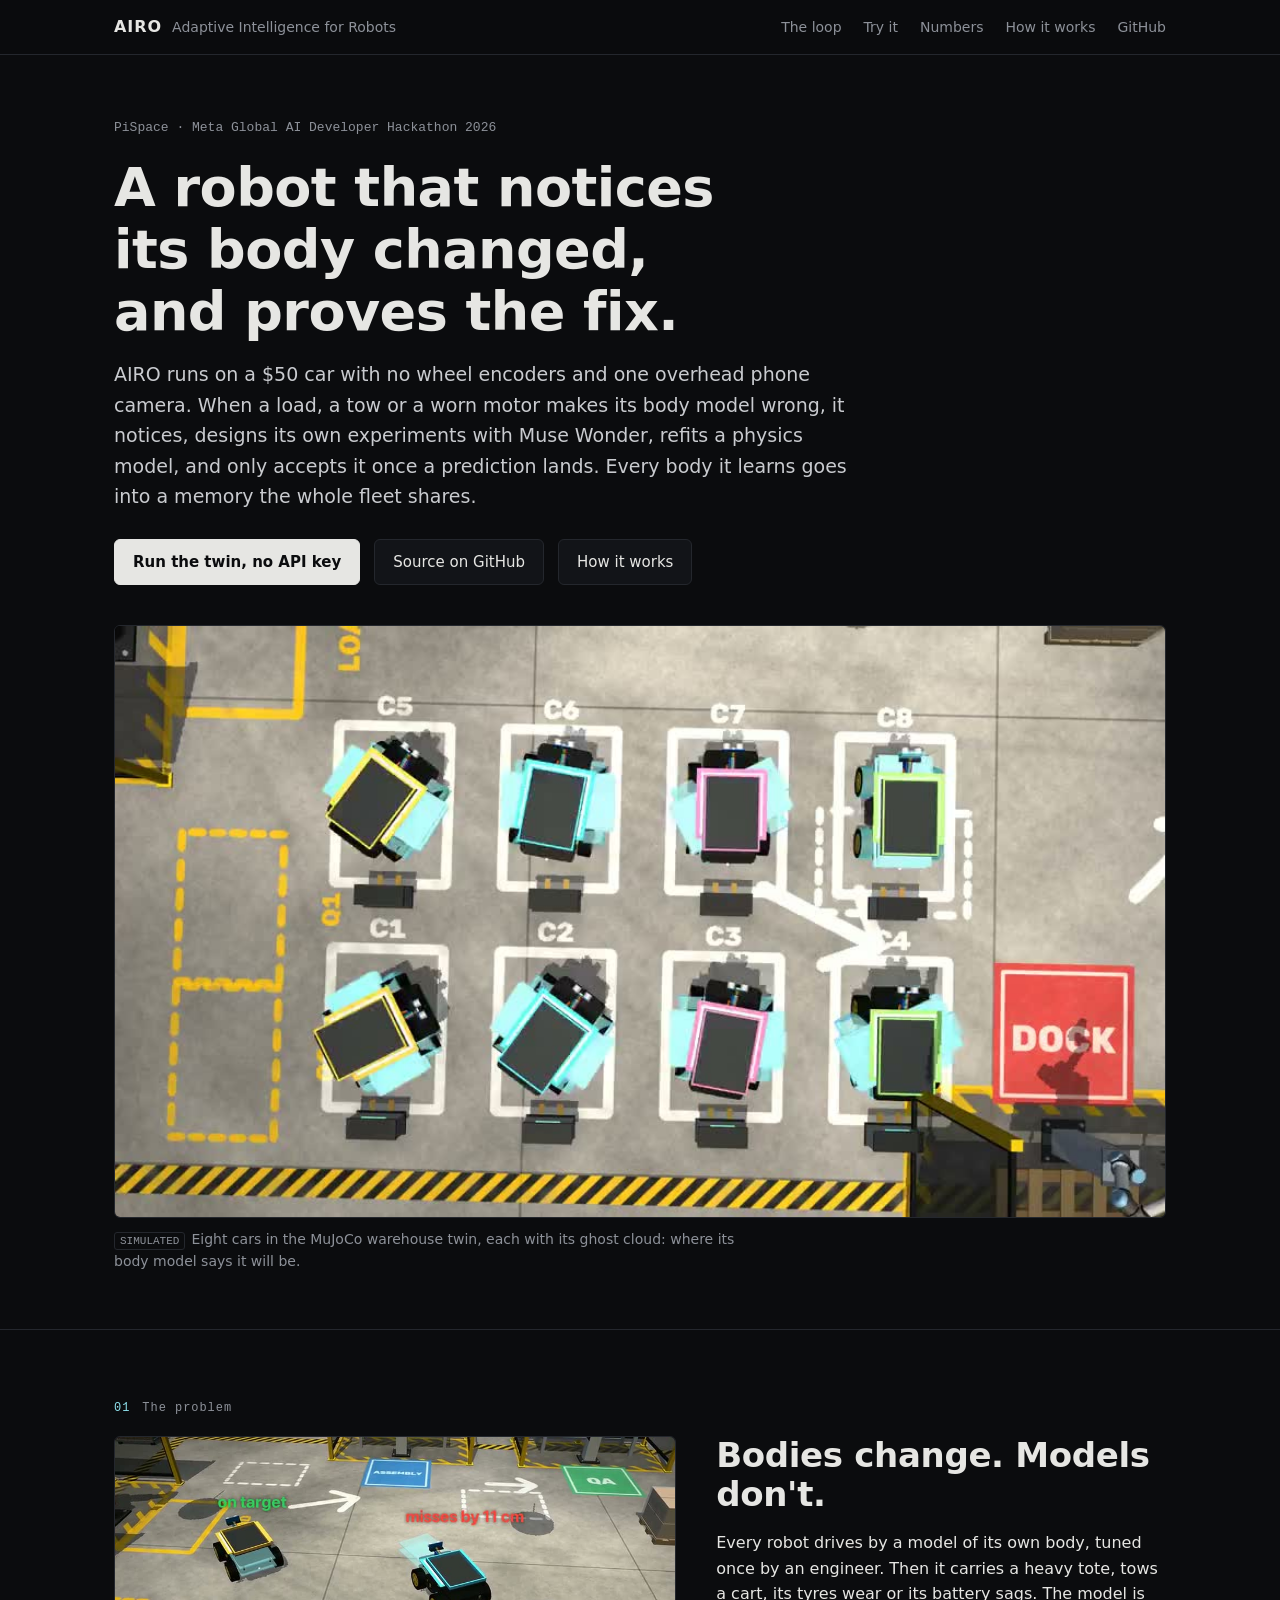
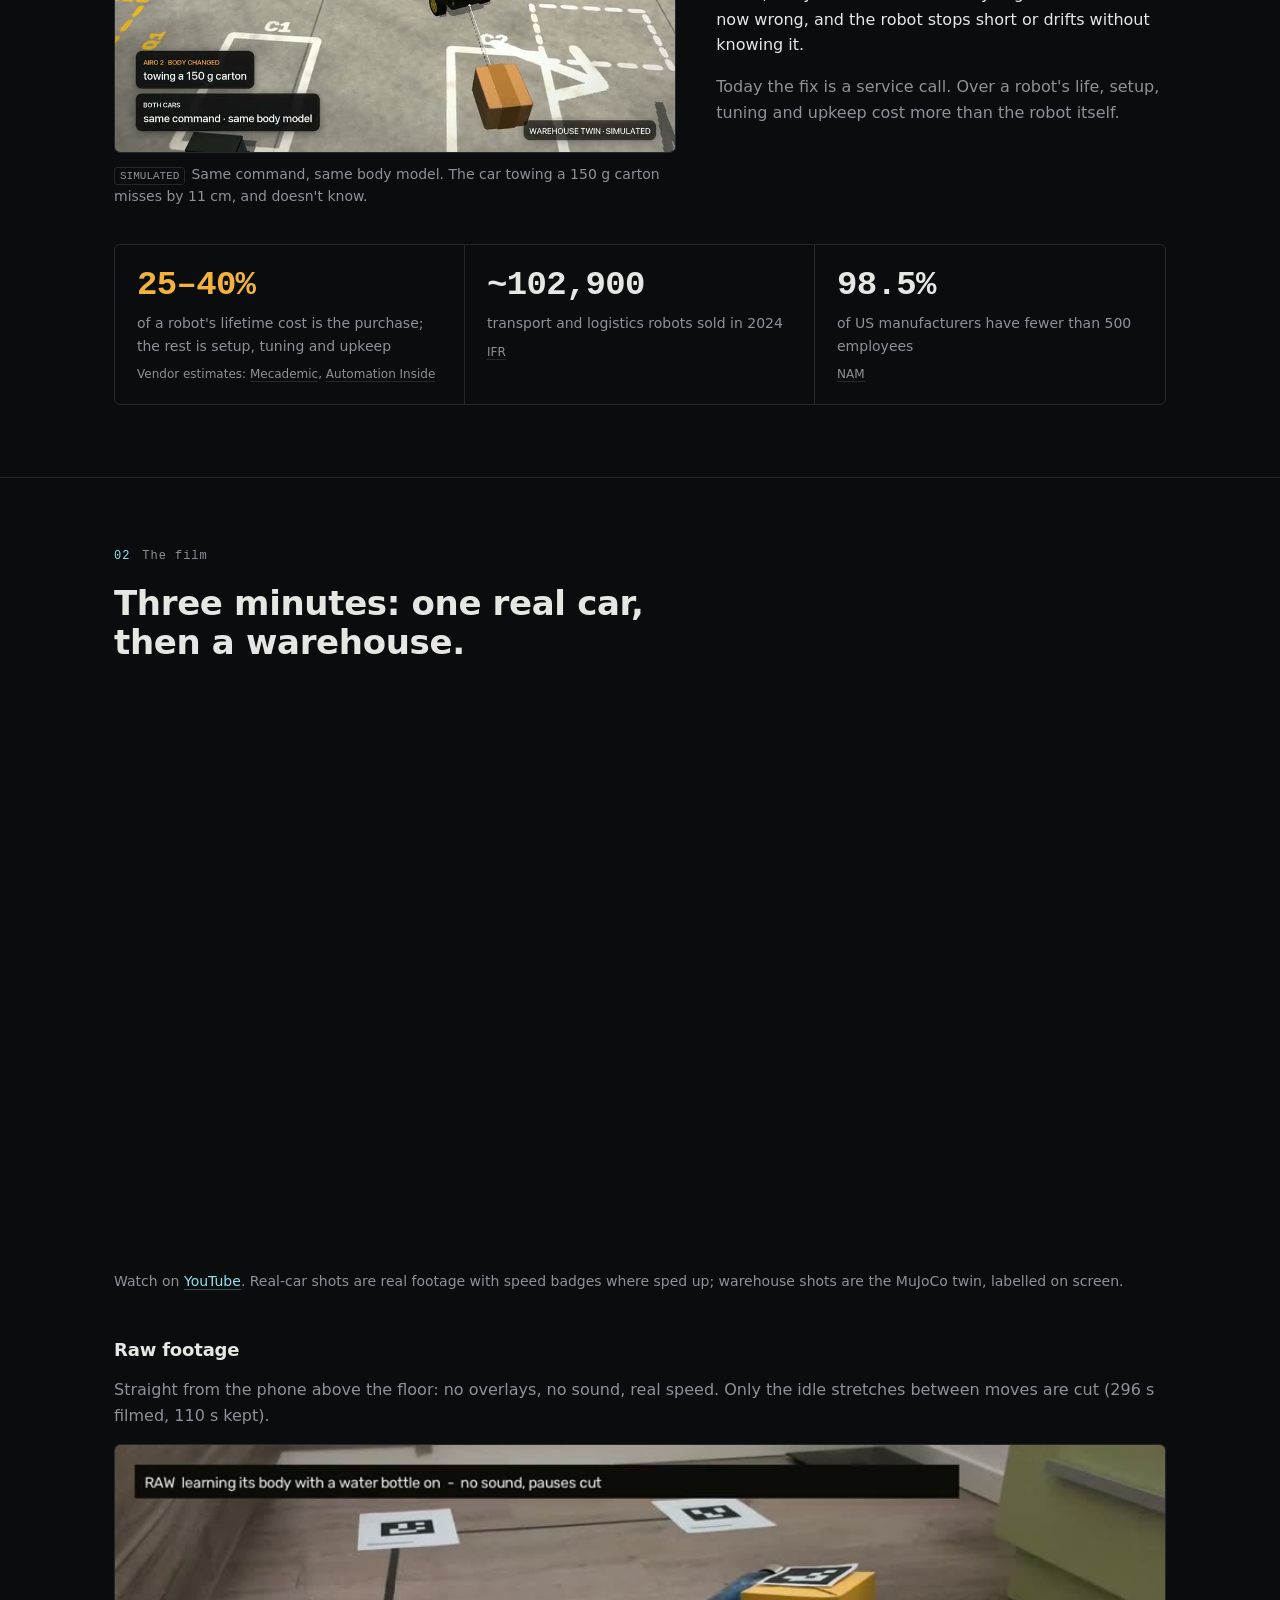
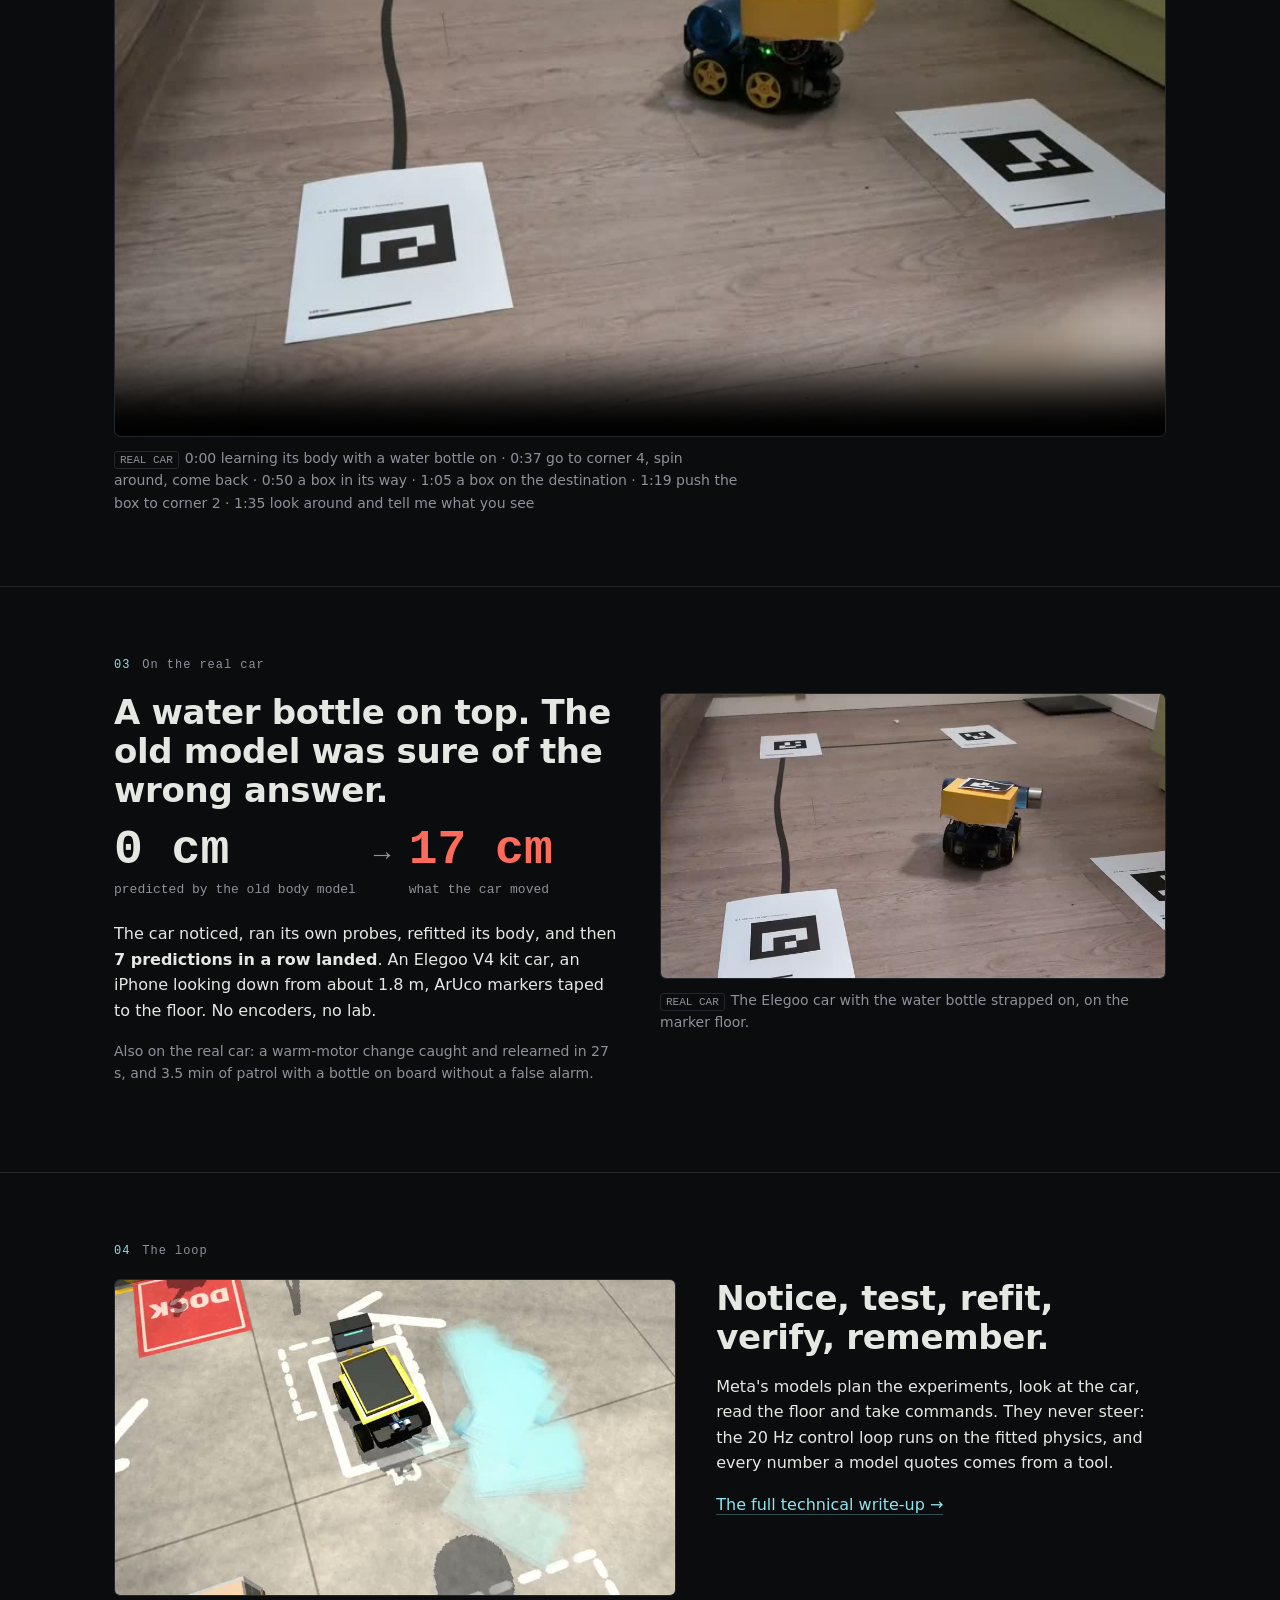
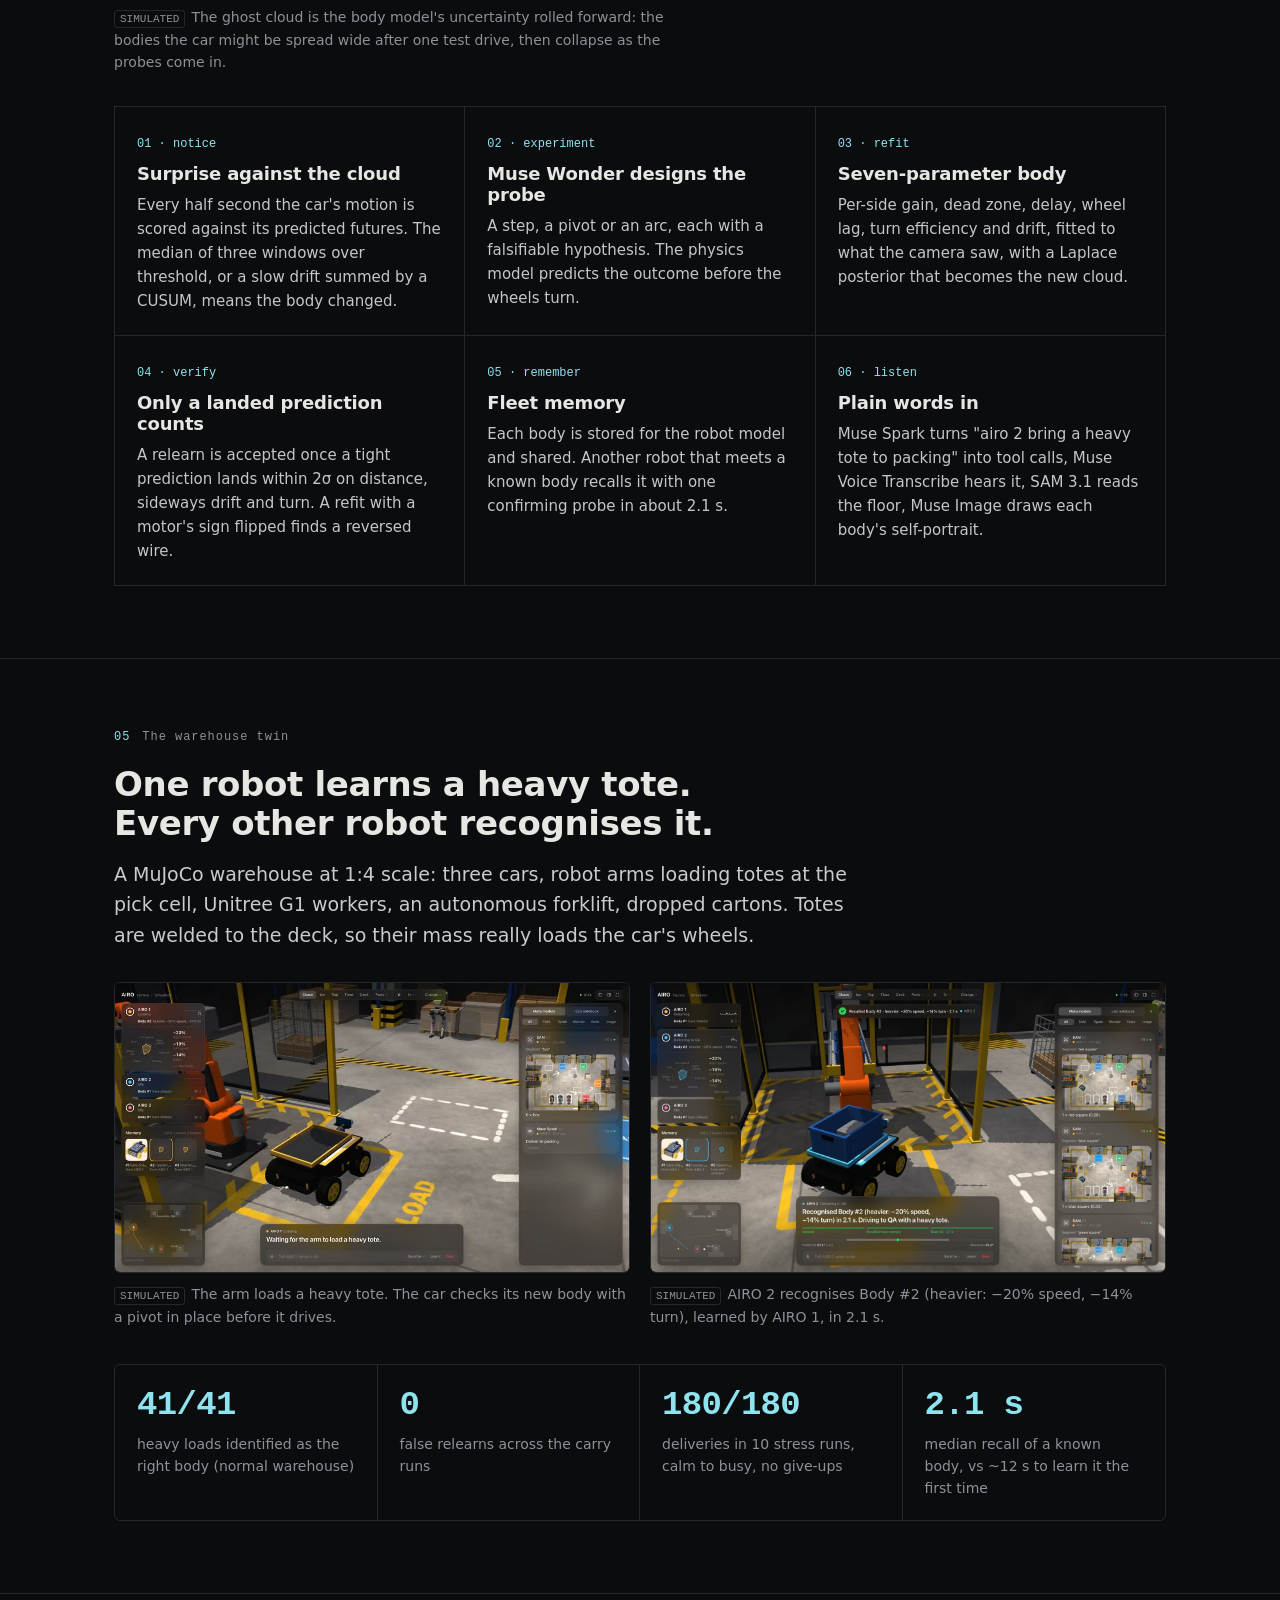
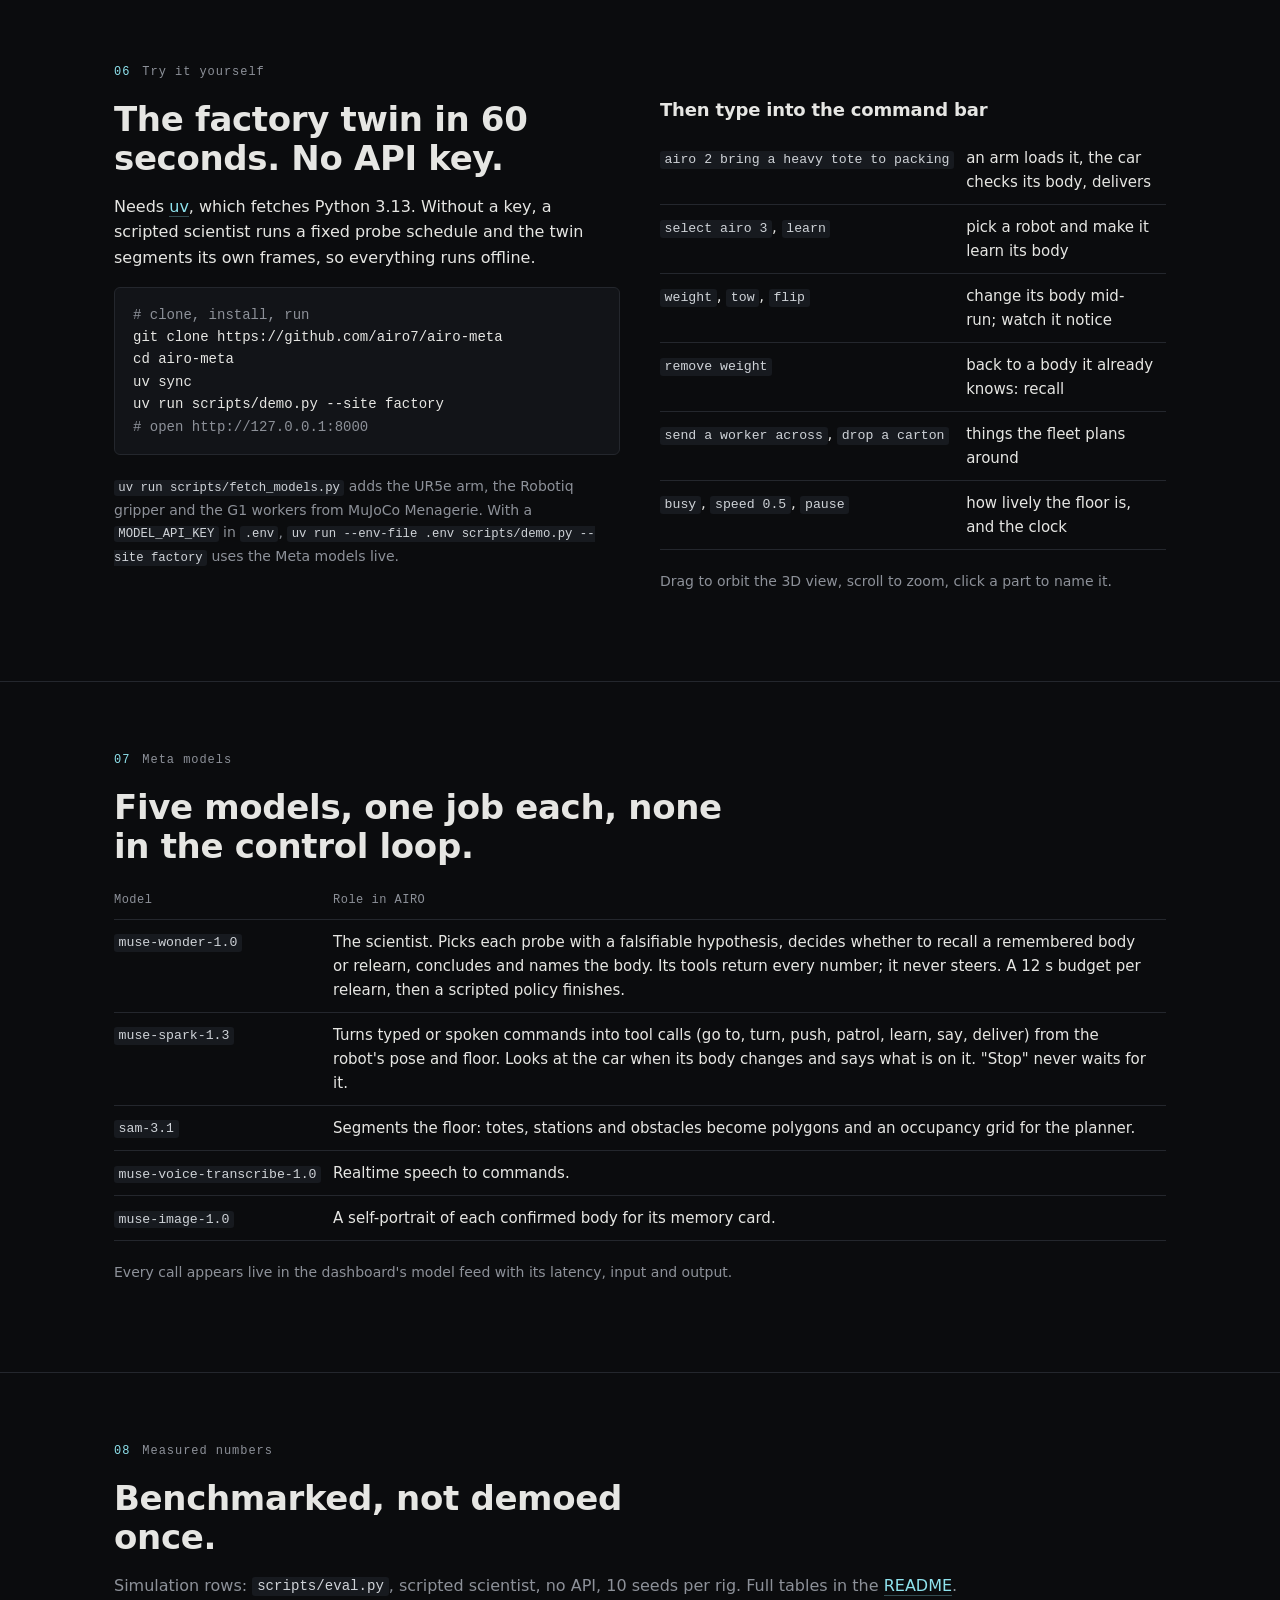
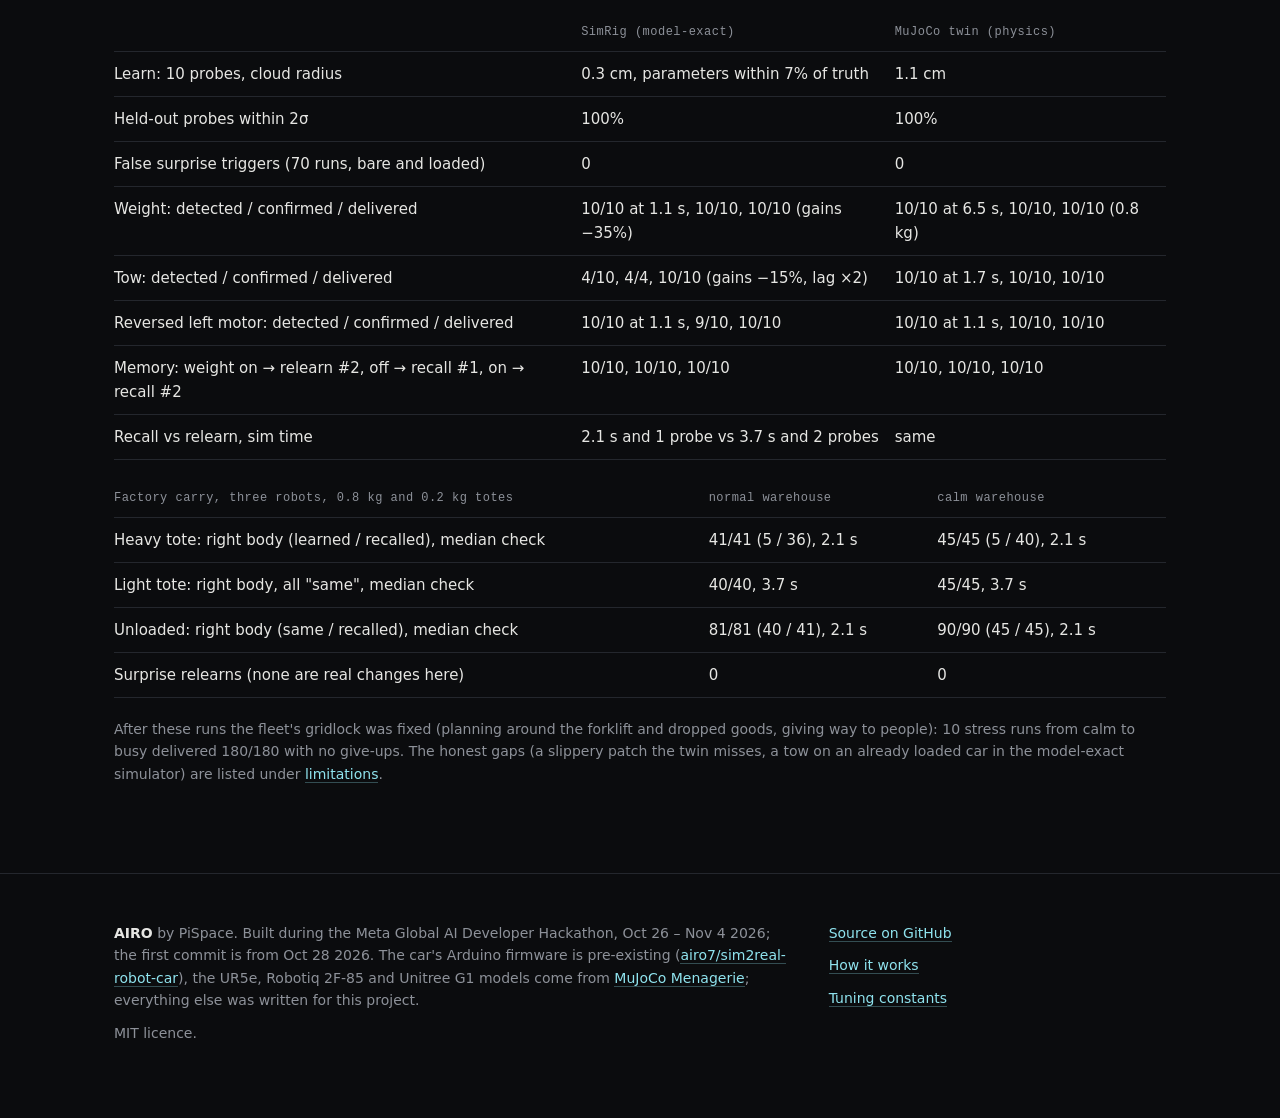
<file: docs/index.html>
<!doctype html>
<html lang="en">
<head>
<meta charset="utf-8">
<meta name="viewport" content="width=device-width, initial-scale=1">
<title>AIRO: Adaptive Intelligence for Robots</title>
<meta name="description" content="A $50 encoder-less robot car that notices when its body changes, runs its own experiments with Muse Wonder, refits a physics body model, and shares what it learned with the fleet.">
<meta property="og:title" content="AIRO: Adaptive Intelligence for Robots">
<meta property="og:description" content="A robot that notices its body changed, tests itself, and only trusts the new model once a prediction lands.">
<meta property="og:image" content="https://airo7.github.io/airo-meta/media/recall.jpg">
<link rel="stylesheet" href="style.css">
</head>
<body>

<header class="top">
  <div class="wrap">
    <a class="brand" href="./">AIRO<span>Adaptive Intelligence for Robots</span></a>
    <nav>
      <a class="wide" href="#loop">The loop</a>
      <a href="#try">Try it</a>
      <a class="wide" href="#numbers">Numbers</a>
      <a href="how-it-works.html">How it works</a>
      <a href="https://github.com/airo7/airo-meta">GitHub</a>
    </nav>
  </div>
</header>

<main>

<section class="hero">
  <div class="wrap">
    <div class="eyebrow">PiSpace · Meta Global AI Developer Hackathon 2026</div>
    <h1>A robot that notices its body changed, and proves the fix.</h1>
    <p class="lede">AIRO runs on a $50 car with no wheel encoders and one overhead phone camera. When a load, a tow or a
      worn motor makes its body model wrong, it notices, designs its own experiments with Muse Wonder, refits a
      physics model, and only accepts it once a prediction lands. Every body it learns goes into a memory the whole
      fleet shares.</p>
    <div class="actions">
      <a class="btn primary" href="#try">Run the twin, no API key</a>
      <a class="btn" href="https://github.com/airo7/airo-meta">Source on GitHub</a>
      <a class="btn" href="how-it-works.html">How it works</a>
    </div>
    <figure>
      <video autoplay muted loop playsinline preload="auto" poster="media/fleet.jpg">
        <source src="media/fleet.mp4" type="video/mp4">
      </video>
      <figcaption><span class="tag">SIMULATED</span>Eight cars in the MuJoCo warehouse twin, each with its ghost cloud:
        where its body model says it will be.</figcaption>
    </figure>
  </div>
</section>

<section id="problem">
  <div class="wrap">
    <div class="label"><b>01</b> The problem</div>
    <div class="split wide-left">
      <figure>
        <video autoplay muted loop playsinline preload="auto" poster="media/problem.jpg">
          <source src="media/problem.mp4" type="video/mp4">
        </video>
        <figcaption><span class="tag">SIMULATED</span>Same command, same body model. The car towing a 150 g carton
          misses by 11 cm, and doesn't know.</figcaption>
      </figure>
      <div>
        <h2>Bodies change. Models don't.</h2>
        <p>Every robot drives by a model of its own body, tuned once by an engineer. Then it carries a heavy tote, tows
          a cart, its tyres wear or its battery sags. The model is now wrong, and the robot stops short or drifts
          without knowing it.</p>
        <p class="muted">Today the fix is a service call. Over a robot's life, setup, tuning and upkeep cost more than
          the robot itself.</p>
      </div>
    </div>
    <div class="stats">
      <div class="stat">
        <div class="n amber">25–40%</div>
        <div class="d">of a robot's lifetime cost is the purchase; the rest is setup, tuning and upkeep</div>
        <div class="src">Vendor estimates: <a href="https://www.mecademic.com/knowledge_base/robots-total-cost-of-ownership-tco/">Mecademic</a>,
          <a href="https://automationinside.com/article/total-cost-of-ownership-for-robots-and-amrs">Automation Inside</a></div>
      </div>
      <div class="stat">
        <div class="n">~102,900</div>
        <div class="d">transport and logistics robots sold in 2024</div>
        <div class="src"><a href="https://ifr.org/ifr-press-releases/news/service-robots-see-global-growth-boom">IFR</a></div>
      </div>
      <div class="stat">
        <div class="n">98.5%</div>
        <div class="d">of US manufacturers have fewer than 500 employees</div>
        <div class="src"><a href="https://nam.org/member-services/smm-membership/">NAM</a></div>
      </div>
    </div>
  </div>
</section>

<section id="film">
  <div class="wrap">
    <div class="label"><b>02</b> The film</div>
    <h2>Three minutes: one real car, then a warehouse.</h2>
    <div class="video-embed"><iframe src="https://www.youtube-nocookie.com/embed/kepW0BCZU-c" title="AIRO demo film"
      allow="accelerometer; encrypted-media; gyroscope; picture-in-picture; fullscreen" allowfullscreen></iframe></div>
    <p class="muted small">Watch on <a href="https://youtu.be/kepW0BCZU-c">YouTube</a>. Real-car shots are real footage
      with speed badges where sped up; warehouse shots are the MuJoCo twin, labelled on screen.</p>

    <h3 id="raw" style="margin-top: 48px">Raw footage</h3>
    <p class="muted">Straight from the phone above the floor: no overlays, no sound, real speed. Only the idle stretches
      between moves are cut (296 s filmed, 110 s kept).</p>
    <figure>
      <video controls muted playsinline preload="metadata" poster="media/raw.jpg">
        <source src="media/raw.mp4" type="video/mp4">
      </video>
      <figcaption><span class="tag">REAL CAR</span>0:00 learning its body with a water bottle on · 0:37 go to corner 4,
        spin around, come back · 0:50 a box in its way · 1:05 a box on the destination · 1:19 push the box to corner 2
        · 1:35 look around and tell me what you see</figcaption>
    </figure>
  </div>
</section>

<section id="real">
  <div class="wrap">
    <div class="label"><b>03</b> On the real car</div>
    <div class="split">
      <div>
        <h2>A water bottle on top. The old model was sure of the wrong answer.</h2>
        <div class="gap">
          <div><span class="v">0 cm</span><span class="k">predicted by the old body model</span></div>
          <span class="arrow">→</span>
          <div><span class="v" style="color: var(--miss)">17 cm</span><span class="k">what the car moved</span></div>
        </div>
        <p>The car noticed, ran its own probes, refitted its body, and then <strong>7 predictions in a row
          landed</strong>. An Elegoo V4 kit car, an iPhone looking down from about 1.8 m, ArUco markers taped to the floor. No encoders, no
          lab.</p>
        <p class="muted small">Also on the real car: a warm-motor change caught and relearned in 27 s, and 3.5 min of
          patrol with a bottle on board without a false alarm.</p>
      </div>
      <figure>
        <video autoplay muted loop playsinline preload="auto" poster="media/realcar.jpg">
          <source src="media/realcar.mp4" type="video/mp4">
        </video>
        <figcaption><span class="tag">REAL CAR</span>The Elegoo car with the water bottle strapped on, on the
          marker floor.</figcaption>
      </figure>
    </div>
  </div>
</section>

<section id="loop">
  <div class="wrap">
    <div class="label"><b>04</b> The loop</div>
    <div class="split wide-left">
      <figure>
        <video autoplay muted loop playsinline preload="auto" poster="media/cloud.jpg">
          <source src="media/cloud.mp4" type="video/mp4">
        </video>
        <figcaption><span class="tag">SIMULATED</span>The ghost cloud is the body model's uncertainty rolled forward:
          the bodies the car might be spread wide after one test drive, then collapse as the probes come in.</figcaption>
      </figure>
      <div>
        <h2>Notice, test, refit, verify, remember.</h2>
        <p>Meta's models plan the experiments, look at the car, read the floor and take commands. They never steer:
          the 20 Hz control loop runs on the fitted physics, and every number a model quotes comes from a tool.</p>
        <p><a href="how-it-works.html">The full technical write-up →</a></p>
      </div>
    </div>
    <ol class="loop">
      <li><span class="i">01 · notice</span><h3>Surprise against the cloud</h3>
        <p>Every half second the car's motion is scored against its predicted futures. The median of three windows over
          threshold, or a slow drift summed by a CUSUM, means the body changed.</p></li>
      <li><span class="i">02 · experiment</span><h3>Muse Wonder designs the probe</h3>
        <p>A step, a pivot or an arc, each with a falsifiable hypothesis. The physics model predicts the outcome before
          the wheels turn.</p></li>
      <li><span class="i">03 · refit</span><h3>Seven-parameter body</h3>
        <p>Per-side gain, dead zone, delay, wheel lag, turn efficiency and drift, fitted to what the camera saw, with a
          Laplace posterior that becomes the new cloud.</p></li>
      <li><span class="i">04 · verify</span><h3>Only a landed prediction counts</h3>
        <p>A relearn is accepted once a tight prediction lands within 2σ on distance, sideways drift and turn. A
          refit with a motor's sign flipped finds a reversed wire.</p></li>
      <li><span class="i">05 · remember</span><h3>Fleet memory</h3>
        <p>Each body is stored for the robot model and shared. Another robot that meets a known body recalls it with
          one confirming probe in about 2.1 s.</p></li>
      <li><span class="i">06 · listen</span><h3>Plain words in</h3>
        <p>Muse Spark turns "airo 2 bring a heavy tote to packing" into tool calls, Muse Voice Transcribe hears it,
          SAM 3.1 reads the floor, Muse Image draws each body's self-portrait.</p></li>
    </ol>
  </div>
</section>

<section id="twin">
  <div class="wrap">
    <div class="label"><b>05</b> The warehouse twin</div>
    <h2>One robot learns a heavy tote. Every other robot recognises it.</h2>
    <p class="lede">A MuJoCo warehouse at 1:4 scale: three cars, robot arms loading totes at the pick cell, Unitree G1
      workers, an autonomous forklift, dropped cartons. Totes are welded to the deck, so their mass really loads the
      car's wheels.</p>
    <div class="pair">
      <figure>
        <video autoplay muted loop playsinline preload="auto" poster="media/load.jpg">
          <source src="media/load.mp4" type="video/mp4">
        </video>
        <figcaption><span class="tag">SIMULATED</span>The arm loads a heavy tote. The car checks its new body with a
          pivot in place before it drives.</figcaption>
      </figure>
      <figure>
        <video autoplay muted loop playsinline preload="auto" poster="media/recall.jpg">
          <source src="media/recall.mp4" type="video/mp4">
        </video>
        <figcaption><span class="tag">SIMULATED</span>AIRO 2 recognises Body #2 (heavier: −20% speed, −14% turn), learned
          by AIRO 1, in 2.1 s.</figcaption>
      </figure>
    </div>
    <div class="stats">
      <div class="stat"><div class="n ghost">41/41</div><div class="d">heavy loads identified as the right body (normal warehouse)</div></div>
      <div class="stat"><div class="n ghost">0</div><div class="d">false relearns across the carry runs</div></div>
      <div class="stat"><div class="n ghost">180/180</div><div class="d">deliveries in 10 stress runs, calm to busy, no give-ups</div></div>
      <div class="stat"><div class="n ghost">2.1 s</div><div class="d">median recall of a known body, vs ~12 s to learn it the first time</div></div>
    </div>
  </div>
</section>

<section id="try">
  <div class="wrap">
    <div class="label"><b>06</b> Try it yourself</div>
    <div class="split">
      <div>
        <h2>The factory twin in 60 seconds. No API key.</h2>
        <p>Needs <a href="https://docs.astral.sh/uv/">uv</a>, which fetches Python 3.13. Without a key, a scripted
          scientist runs a fixed probe schedule and the twin segments its own frames, so everything runs offline.</p>
<pre><span class="c"># clone, install, run</span>
git clone https://github.com/airo7/airo-meta
cd airo-meta
uv sync
uv run scripts/demo.py --site factory
<span class="c"># open http://127.0.0.1:8000</span></pre>
        <p class="muted small"><code>uv run scripts/fetch_models.py</code> adds the UR5e arm, the Robotiq gripper and the G1
          workers from MuJoCo Menagerie. With a <code>MODEL_API_KEY</code> in <code>.env</code>,
          <code>uv run --env-file .env scripts/demo.py --site factory</code> uses the Meta models live.</p>
      </div>
      <div>
        <h3>Then type into the command bar</h3>
        <table>
          <tr><td><code>airo 2 bring a heavy tote to packing</code></td><td>an arm loads it, the car checks its body, delivers</td></tr>
          <tr><td><code>select airo 3</code>, <code>learn</code></td><td>pick a robot and make it learn its body</td></tr>
          <tr><td><code>weight</code>, <code>tow</code>, <code>flip</code></td><td>change its body mid-run; watch it notice</td></tr>
          <tr><td><code>remove weight</code></td><td>back to a body it already knows: recall</td></tr>
          <tr><td><code>send a worker across</code>, <code>drop a carton</code></td><td>things the fleet plans around</td></tr>
          <tr><td><code>busy</code>, <code>speed 0.5</code>, <code>pause</code></td><td>how lively the floor is, and the clock</td></tr>
        </table>
        <p class="muted small">Drag to orbit the 3D view, scroll to zoom, click a part to name it.</p>
      </div>
    </div>
  </div>
</section>

<section id="models">
  <div class="wrap">
    <div class="label"><b>07</b> Meta models</div>
    <h2>Five models, one job each, none in the control loop.</h2>
    <table>
      <tr><th>Model</th><th>Role in AIRO</th></tr>
      <tr><td><code>muse-wonder-1.0</code></td><td>The scientist. Picks each probe with a falsifiable hypothesis, decides
        whether to recall a remembered body or relearn, concludes and names the body. Its tools return every number;
        it never steers. A 12 s budget per relearn, then a scripted policy finishes.</td></tr>
      <tr><td><code>muse-spark-1.3</code></td><td>Turns typed or spoken commands into tool calls (go to, turn, push,
        patrol, learn, say, deliver) from the robot's pose and floor. Looks at the car when its body changes and says
        what is on it. "Stop" never waits for it.</td></tr>
      <tr><td><code>sam-3.1</code></td><td>Segments the floor: totes, stations and obstacles become polygons and an
        occupancy grid for the planner.</td></tr>
      <tr><td><code>muse-voice-transcribe-1.0</code></td><td>Realtime speech to commands.</td></tr>
      <tr><td><code>muse-image-1.0</code></td><td>A self-portrait of each confirmed body for its memory card.</td></tr>
    </table>
    <p class="muted small">Every call appears live in the dashboard's model feed with its latency, input and output.</p>
  </div>
</section>

<section id="numbers">
  <div class="wrap">
    <div class="label"><b>08</b> Measured numbers</div>
    <h2>Benchmarked, not demoed once.</h2>
    <p class="muted">Simulation rows: <code>scripts/eval.py</code>, scripted scientist, no API, 10 seeds per rig. Full
      tables in the <a href="https://github.com/airo7/airo-meta#measured-numbers">README</a>.</p>
    <table>
      <tr><th></th><th>SimRig (model-exact)</th><th>MuJoCo twin (physics)</th></tr>
      <tr><td>Learn: 10 probes, cloud radius</td><td>0.3 cm, parameters within 7% of truth</td><td>1.1 cm</td></tr>
      <tr><td>Held-out probes within 2σ</td><td>100%</td><td>100%</td></tr>
      <tr><td>False surprise triggers (70 runs, bare and loaded)</td><td>0</td><td>0</td></tr>
      <tr><td>Weight: detected / confirmed / delivered</td><td>10/10 at 1.1 s, 10/10, 10/10 (gains −35%)</td><td>10/10 at 6.5 s, 10/10, 10/10 (0.8 kg)</td></tr>
      <tr><td>Tow: detected / confirmed / delivered</td><td>4/10, 4/4, 10/10 (gains −15%, lag ×2)</td><td>10/10 at 1.7 s, 10/10, 10/10</td></tr>
      <tr><td>Reversed left motor: detected / confirmed / delivered</td><td>10/10 at 1.1 s, 9/10, 10/10</td><td>10/10 at 1.1 s, 10/10, 10/10</td></tr>
      <tr><td>Memory: weight on → relearn #2, off → recall #1, on → recall #2</td><td>10/10, 10/10, 10/10</td><td>10/10, 10/10, 10/10</td></tr>
      <tr><td>Recall vs relearn, sim time</td><td>2.1 s and 1 probe vs 3.7 s and 2 probes</td><td>same</td></tr>
    </table>
    <table>
      <tr><th>Factory carry, three robots, 0.8 kg and 0.2 kg totes</th><th>normal warehouse</th><th>calm warehouse</th></tr>
      <tr><td>Heavy tote: right body (learned / recalled), median check</td><td>41/41 (5 / 36), 2.1 s</td><td>45/45 (5 / 40), 2.1 s</td></tr>
      <tr><td>Light tote: right body, all "same", median check</td><td>40/40, 3.7 s</td><td>45/45, 3.7 s</td></tr>
      <tr><td>Unloaded: right body (same / recalled), median check</td><td>81/81 (40 / 41), 2.1 s</td><td>90/90 (45 / 45), 2.1 s</td></tr>
      <tr><td>Surprise relearns (none are real changes here)</td><td>0</td><td>0</td></tr>
    </table>
    <p class="muted small">After these runs the fleet's gridlock was fixed (planning around the forklift and dropped
      goods, giving way to people): 10 stress runs from calm to busy delivered 180/180 with no give-ups. The honest
      gaps (a slippery patch the twin misses, a tow on an already loaded car in the model-exact simulator) are listed
      under <a href="how-it-works.html#limits">limitations</a>.</p>
  </div>
</section>

</main>

<footer>
  <div class="wrap cols">
    <div>
      <p><strong style="color: var(--text)">AIRO</strong> by PiSpace. Built during the Meta Global AI Developer
        Hackathon, Oct 26 – Nov 4 2026; the first commit is from Oct 28 2026. The car's Arduino firmware is
        pre-existing (<a href="https://github.com/airo7/sim2real-robot-car">airo7/sim2real-robot-car</a>), the UR5e,
        Robotiq 2F-85 and Unitree G1 models come from
        <a href="https://github.com/google-deepmind/mujoco_menagerie">MuJoCo Menagerie</a>; everything else was
        written for this project.</p>
      <p>MIT licence.</p>
    </div>
    <div>
      <p><a href="https://github.com/airo7/airo-meta">Source on GitHub</a></p>
      <p><a href="how-it-works.html">How it works</a></p>
      <p><a href="https://github.com/airo7/airo-meta/blob/main/docs/tuning.md">Tuning constants</a></p>
    </div>
  </div>
</footer>

</body>
</html>
</file>
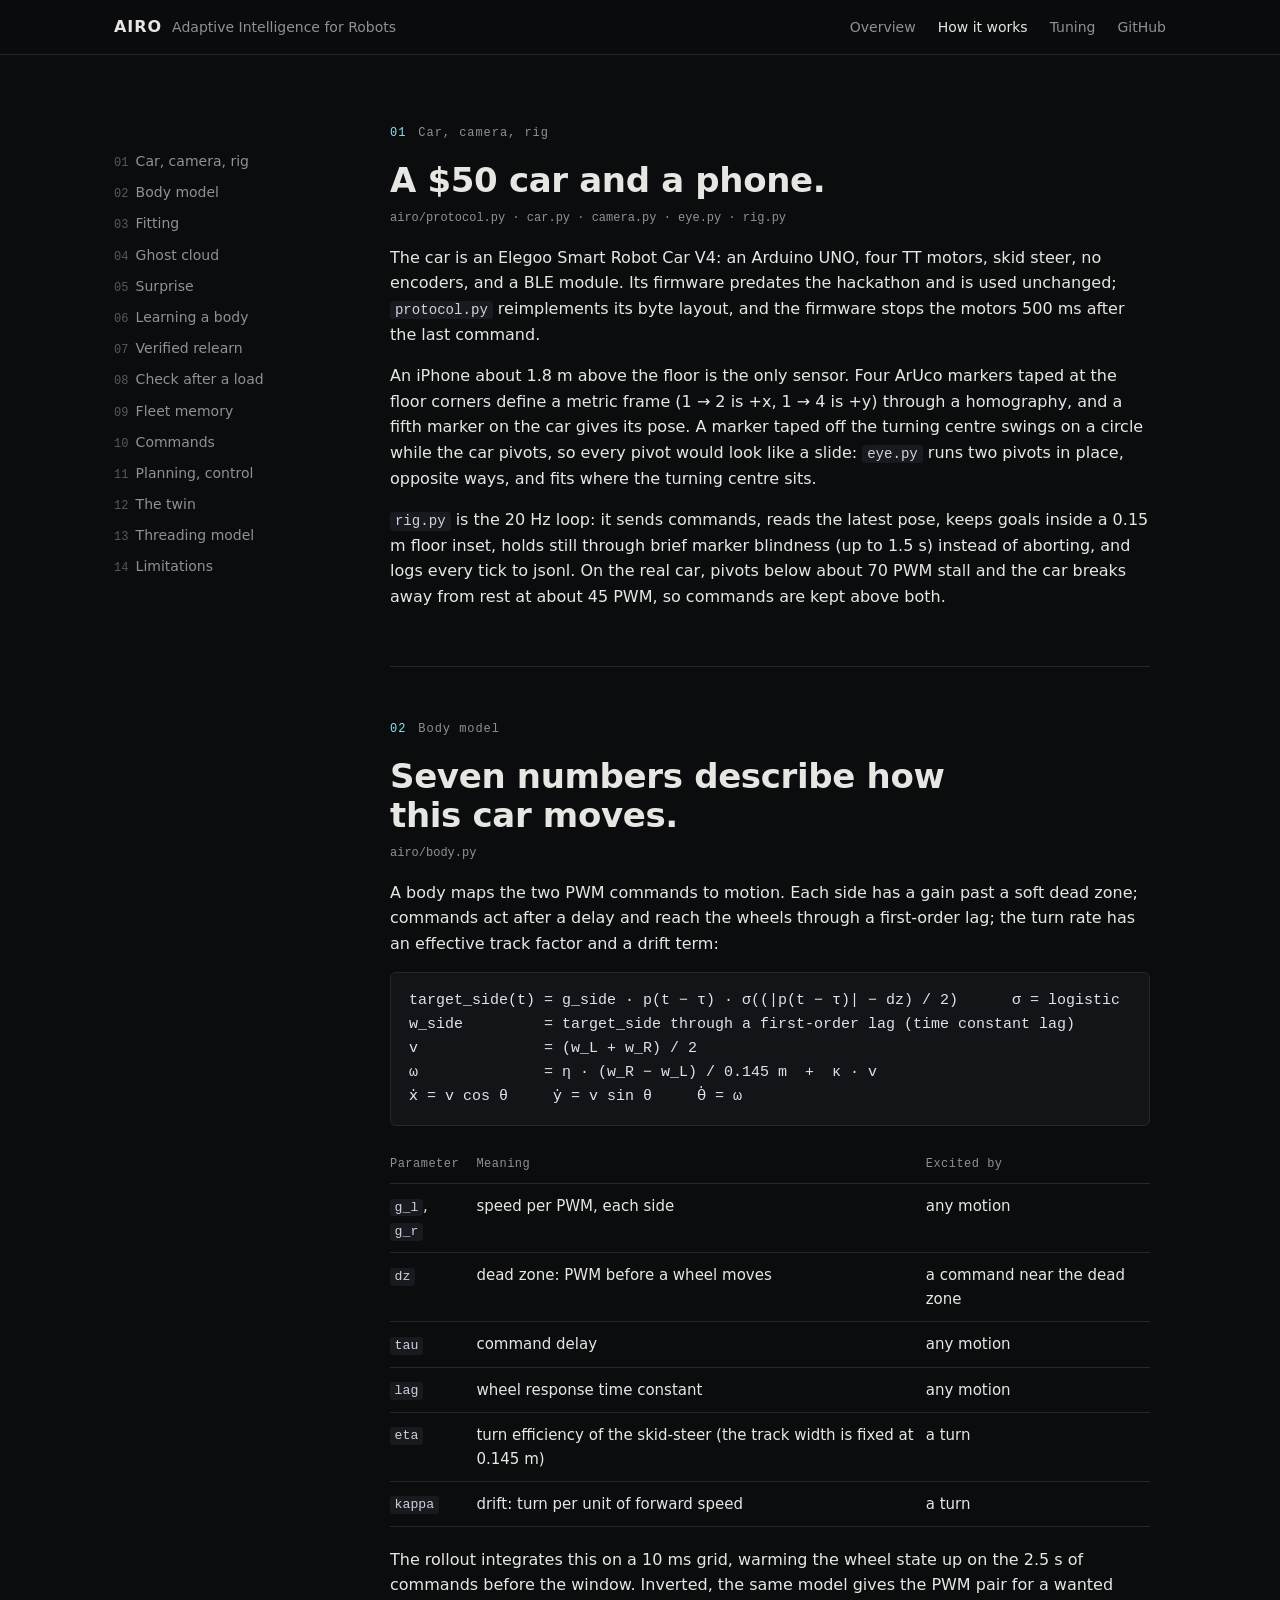
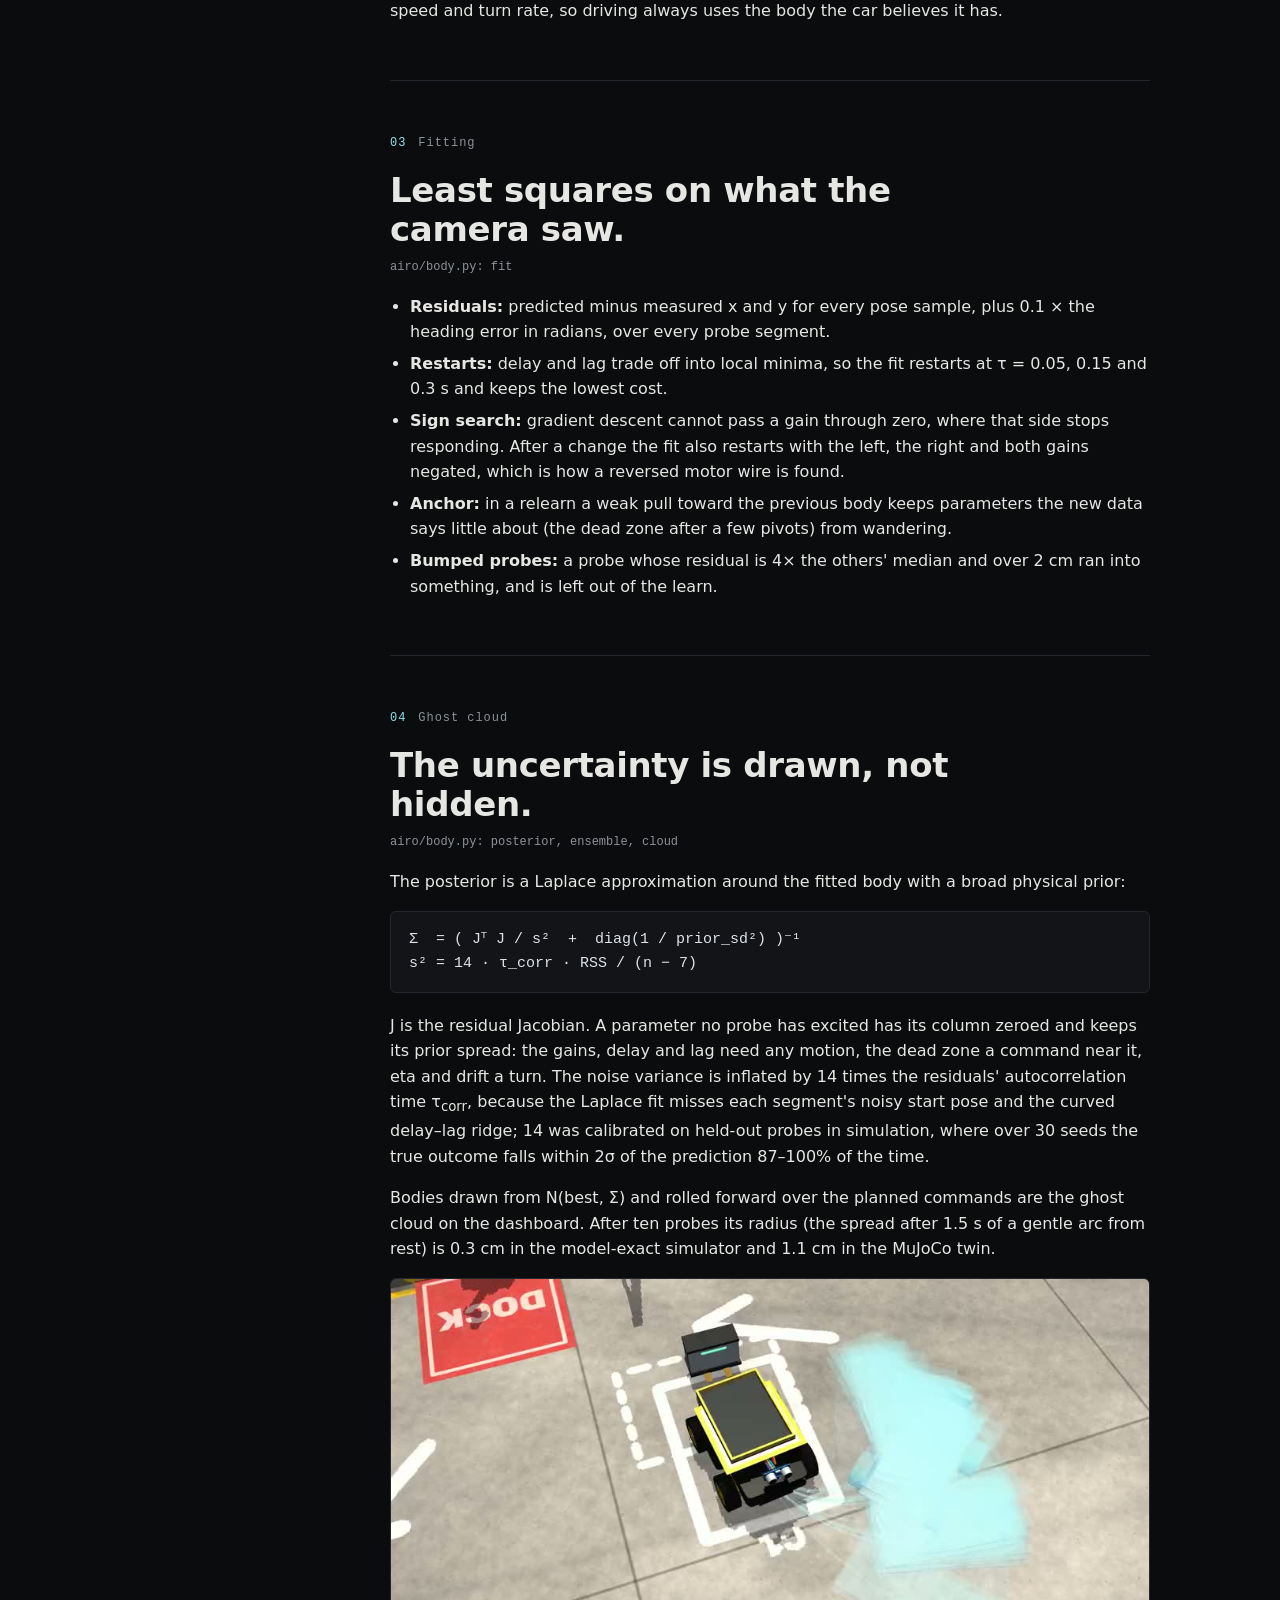
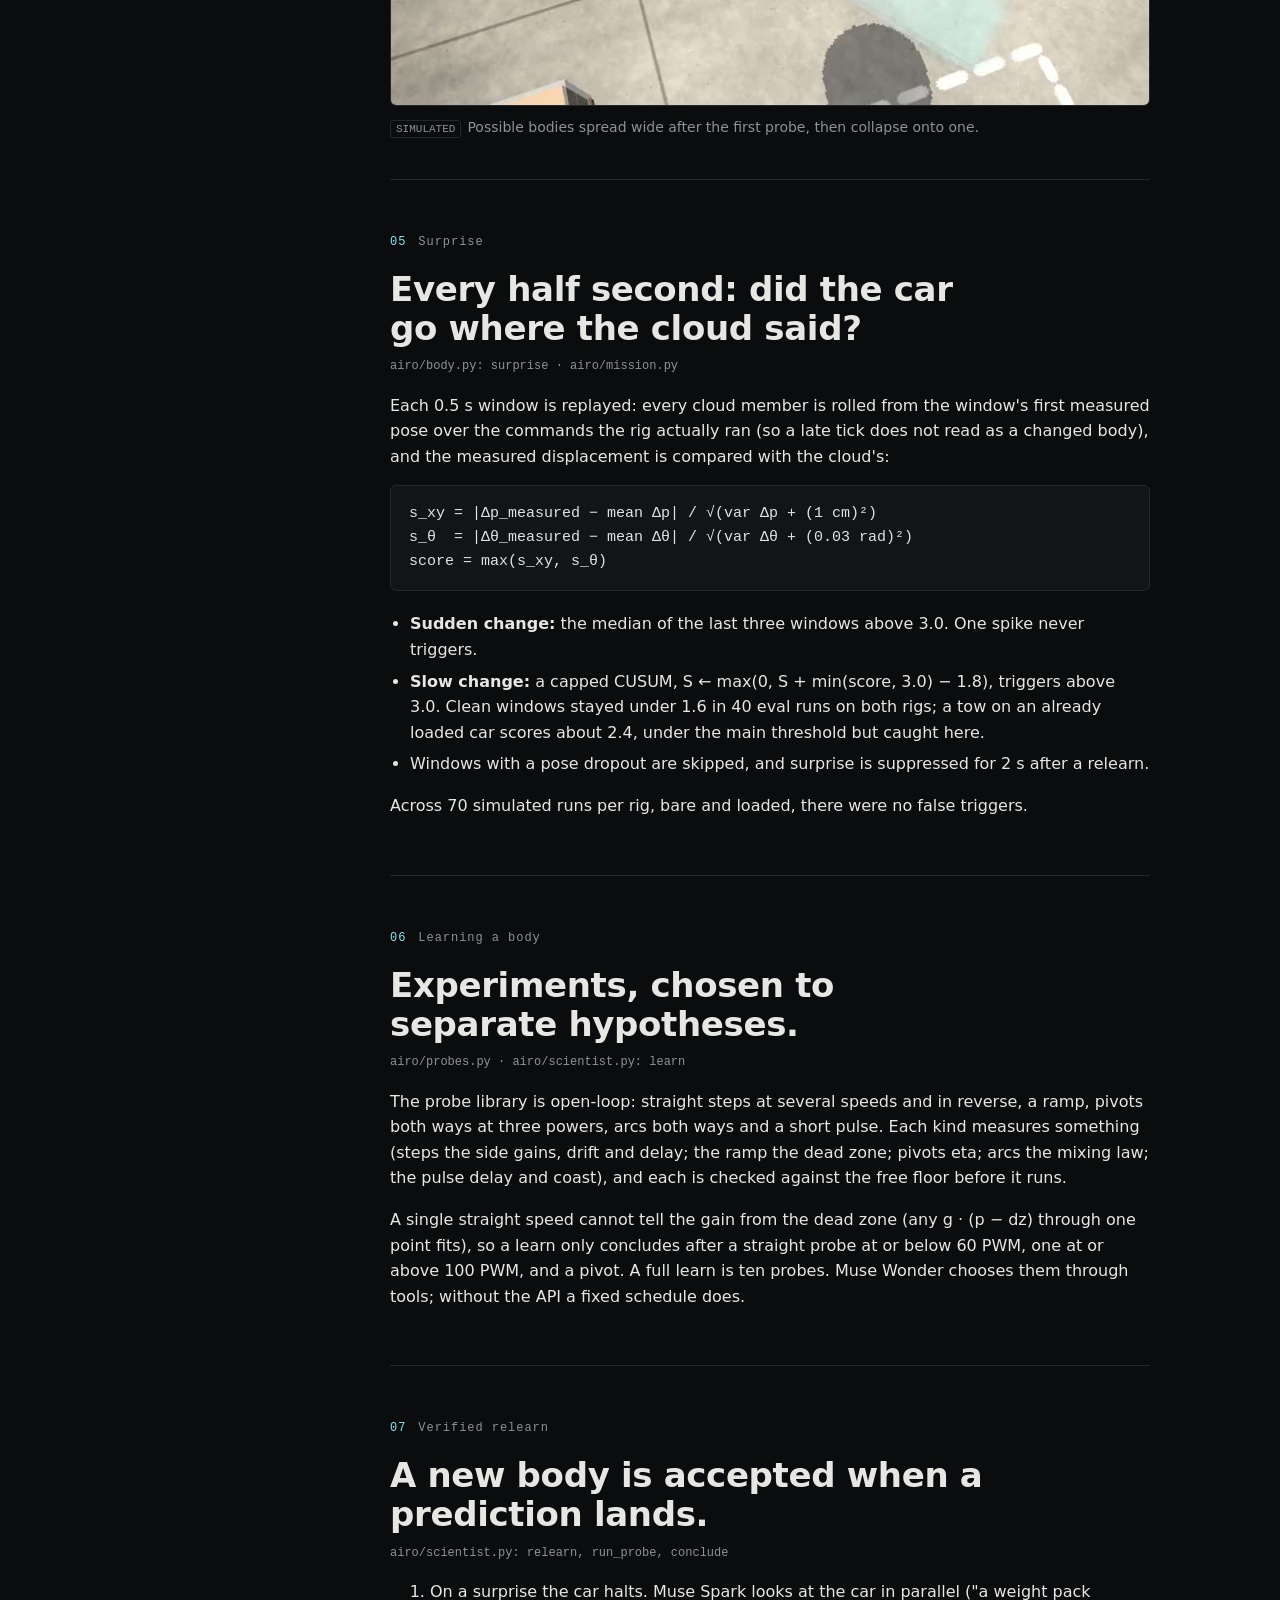
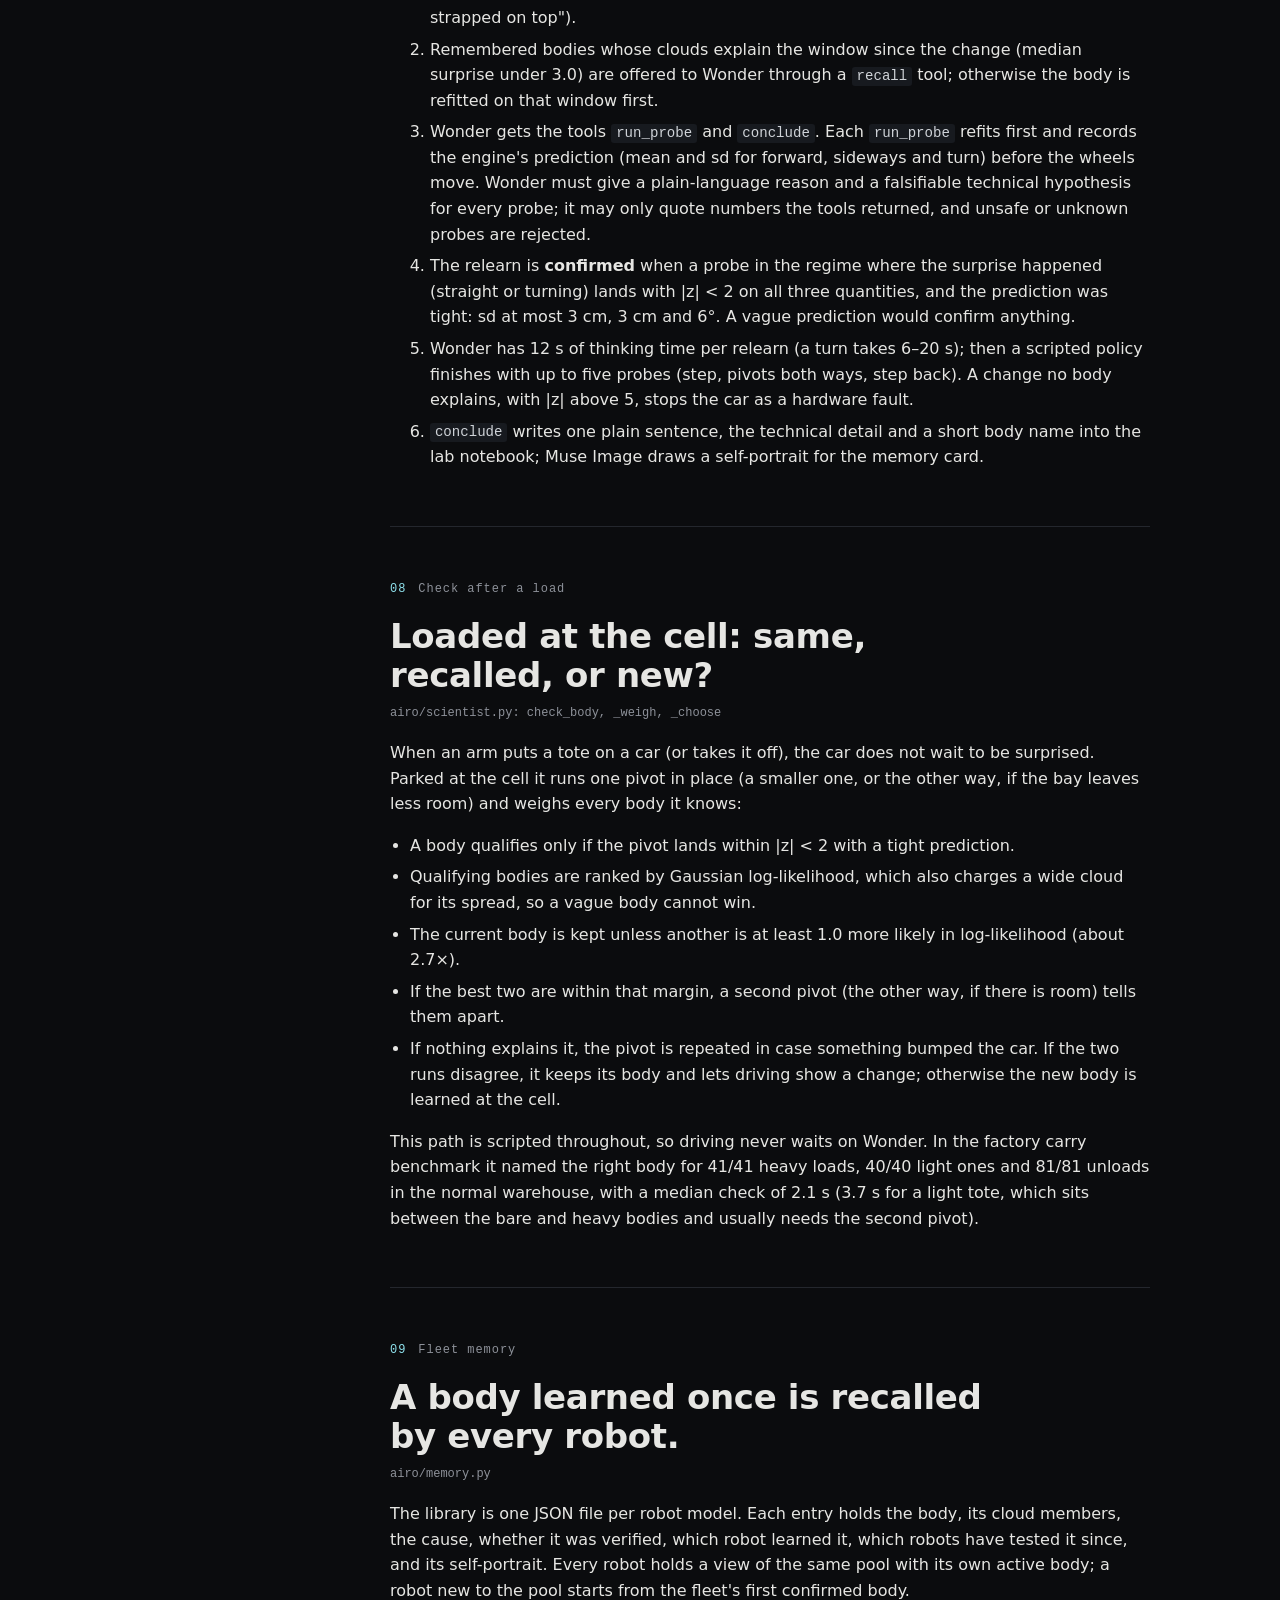
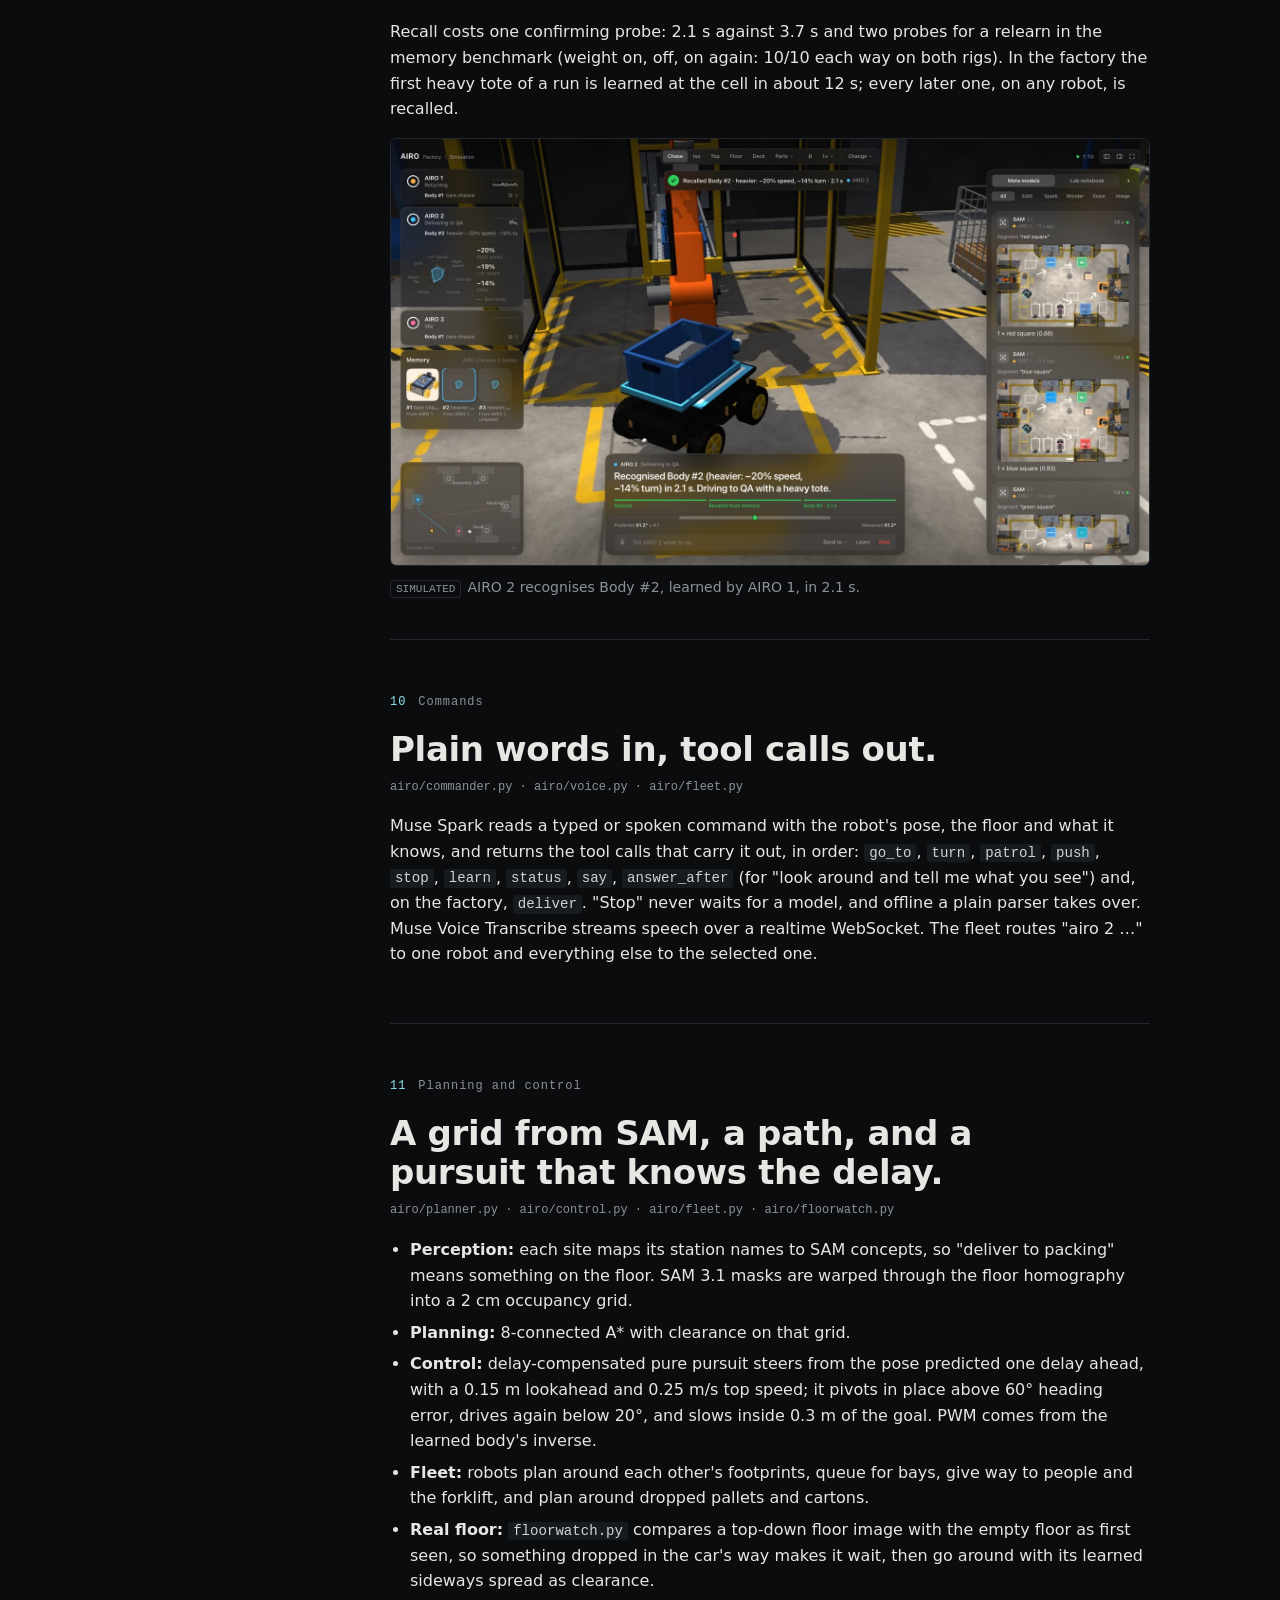
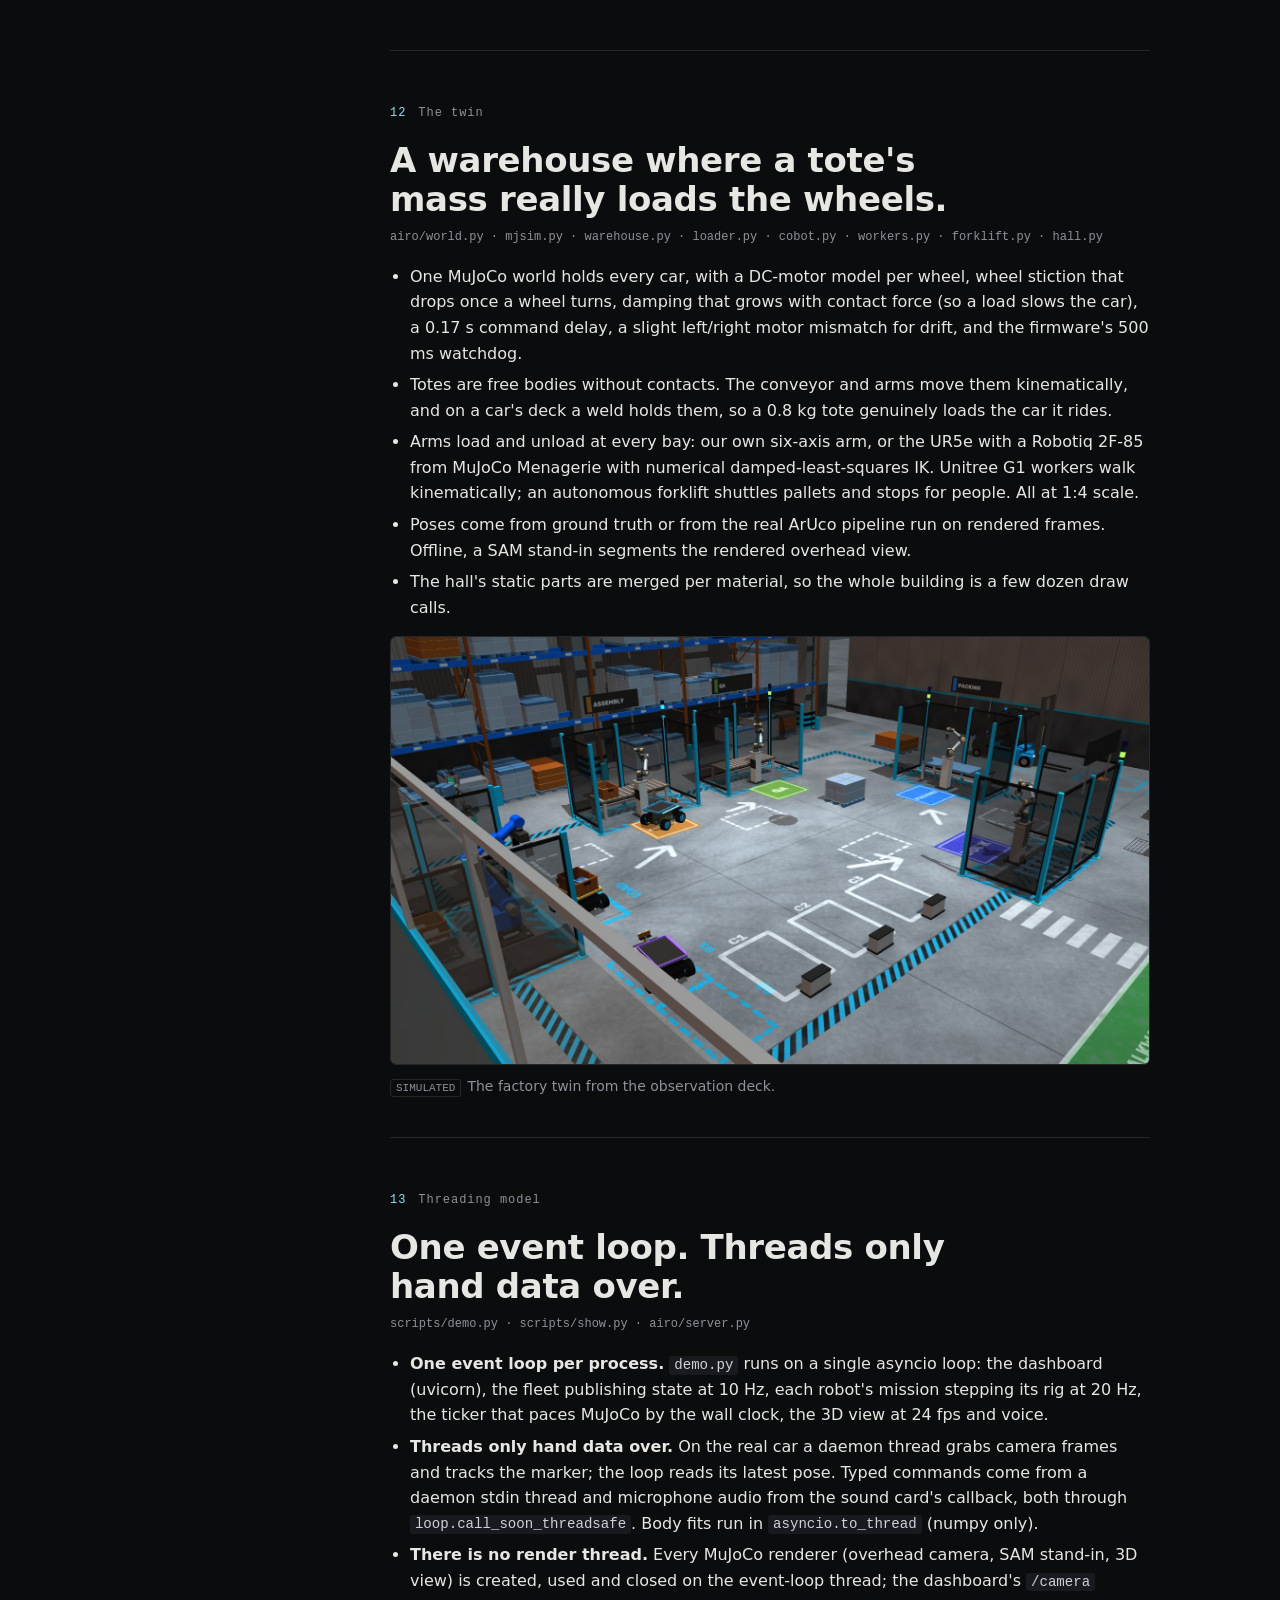
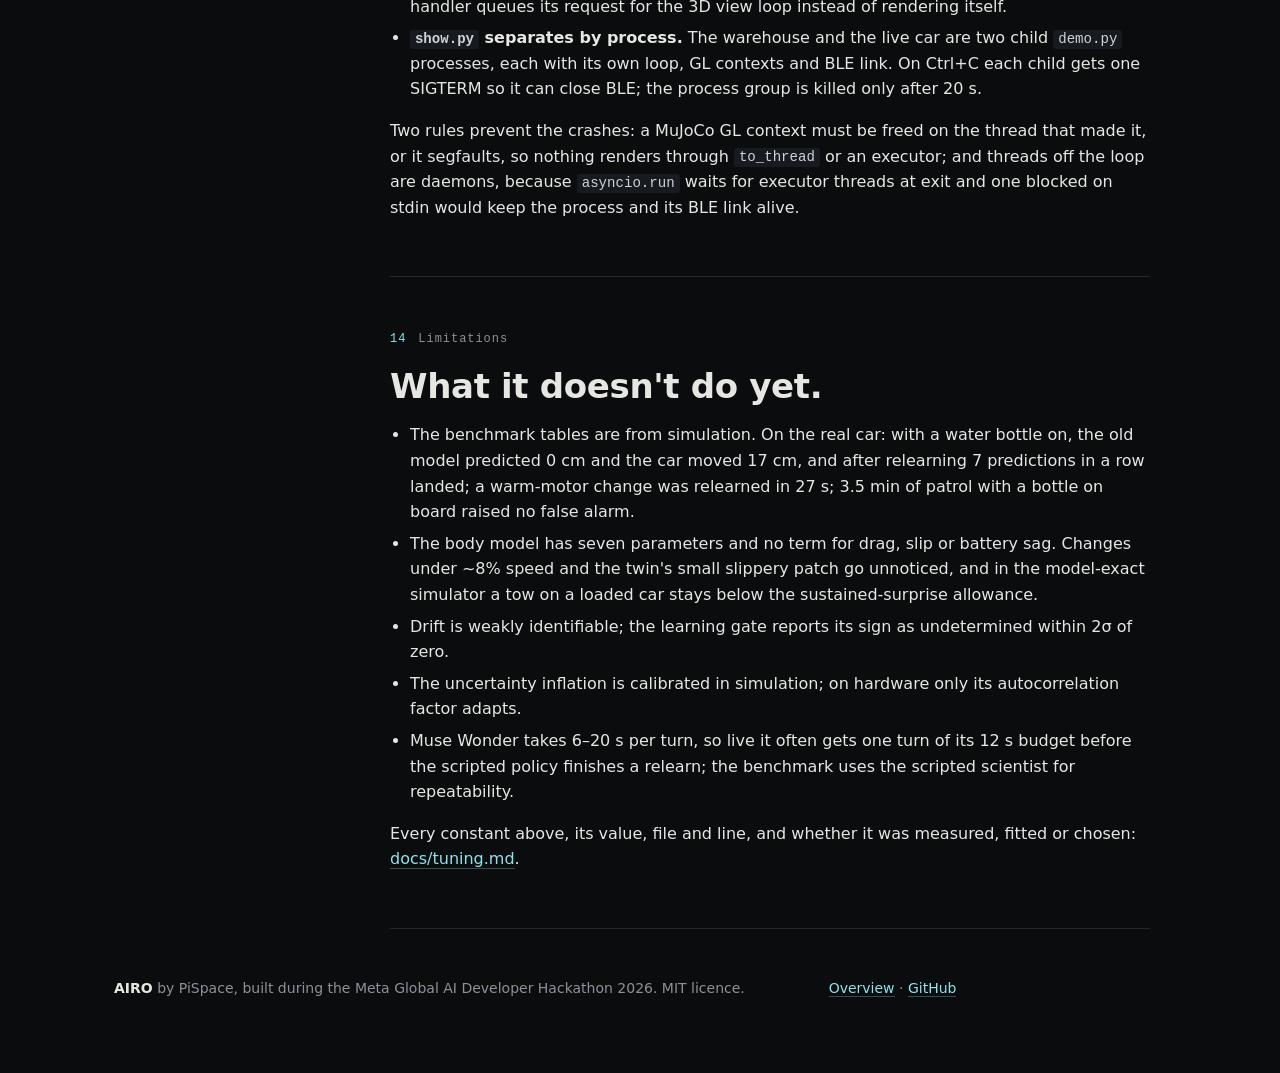
<file: docs/how-it-works.html>
<!doctype html>
<html lang="en">
<head>
<meta charset="utf-8">
<meta name="viewport" content="width=device-width, initial-scale=1">
<title>How AIRO works</title>
<meta name="description" content="The body model and fit, the ghost cloud, surprise detection, verified relearning, fleet memory, the planner, the MuJoCo twin and the threading model behind AIRO.">
<link rel="stylesheet" href="style.css">
</head>
<body>

<header class="top">
  <div class="wrap">
    <a class="brand" href="./">AIRO<span>Adaptive Intelligence for Robots</span></a>
    <nav>
      <a href="./">Overview</a>
      <a href="how-it-works.html" aria-current="page">How it works</a>
      <a href="https://github.com/airo7/airo-meta/blob/main/docs/tuning.md">Tuning</a>
      <a href="https://github.com/airo7/airo-meta">GitHub</a>
    </nav>
  </div>
</header>

<main class="wrap doc">
<aside>
  <ol>
    <li><a href="#rig">Car, camera, rig</a></li>
    <li><a href="#body">Body model</a></li>
    <li><a href="#fit">Fitting</a></li>
    <li><a href="#cloud">Ghost cloud</a></li>
    <li><a href="#surprise">Surprise</a></li>
    <li><a href="#learn">Learning a body</a></li>
    <li><a href="#relearn">Verified relearn</a></li>
    <li><a href="#check">Check after a load</a></li>
    <li><a href="#memory">Fleet memory</a></li>
    <li><a href="#commands">Commands</a></li>
    <li><a href="#planner">Planning, control</a></li>
    <li><a href="#twin">The twin</a></li>
    <li><a href="#threads">Threading model</a></li>
    <li><a href="#limits">Limitations</a></li>
  </ol>
</aside>

<article>

<section id="rig">
  <div class="label"><b>01</b> Car, camera, rig</div>
  <h2>A $50 car and a phone.</h2>
  <p class="where">airo/protocol.py · car.py · camera.py · eye.py · rig.py</p>
  <p>The car is an Elegoo Smart Robot Car V4: an Arduino UNO, four TT motors, skid steer, no encoders, and a BLE
    module. Its firmware predates the hackathon and is used unchanged; <code>protocol.py</code> reimplements its byte
    layout, and the firmware stops the motors 500 ms after the last command.</p>
  <p>An iPhone about 1.8 m above the floor is the only sensor. Four ArUco markers taped at the floor corners define a
    metric frame (1 → 2 is +x, 1 → 4 is +y) through a homography, and a fifth marker on the car gives its pose. A
    marker taped off the turning centre swings on a circle while the car pivots, so every pivot would look like a
    slide: <code>eye.py</code> runs two pivots in place, opposite ways, and fits where the turning centre sits.</p>
  <p><code>rig.py</code> is the 20 Hz loop: it sends commands, reads the latest pose, keeps goals inside a 0.15 m
    floor inset, holds still through brief marker blindness (up to 1.5 s) instead of aborting, and logs every tick to
    jsonl. On the real car, pivots below about 70 PWM stall and the car breaks away from rest at about 45 PWM, so
    commands are kept above both.</p>
</section>

<section id="body">
  <div class="label"><b>02</b> Body model</div>
  <h2>Seven numbers describe how this car moves.</h2>
  <p class="where">airo/body.py</p>
  <p>A body maps the two PWM commands to motion. Each side has a gain past a soft dead zone; commands act after a delay
    and reach the wheels through a first-order lag; the turn rate has an effective track factor and a drift term:</p>
<pre class="eq">target_side(t) = g_side · p(t − τ) · σ((|p(t − τ)| − dz) / 2)      σ = logistic
w_side         = target_side through a first-order lag (time constant lag)
v              = (w_L + w_R) / 2
ω              = η · (w_R − w_L) / 0.145 m  +  κ · v
ẋ = v cos θ     ẏ = v sin θ     θ̇ = ω</pre>
  <table>
    <tr><th>Parameter</th><th>Meaning</th><th>Excited by</th></tr>
    <tr><td><code>g_l</code>, <code>g_r</code></td><td>speed per PWM, each side</td><td>any motion</td></tr>
    <tr><td><code>dz</code></td><td>dead zone: PWM before a wheel moves</td><td>a command near the dead zone</td></tr>
    <tr><td><code>tau</code></td><td>command delay</td><td>any motion</td></tr>
    <tr><td><code>lag</code></td><td>wheel response time constant</td><td>any motion</td></tr>
    <tr><td><code>eta</code></td><td>turn efficiency of the skid-steer (the track width is fixed at 0.145 m)</td><td>a turn</td></tr>
    <tr><td><code>kappa</code></td><td>drift: turn per unit of forward speed</td><td>a turn</td></tr>
  </table>
  <p>The rollout integrates this on a 10 ms grid, warming the wheel state up on the 2.5 s of commands before the
    window. Inverted, the same model gives the PWM pair for a wanted speed and turn rate, so driving always uses the
    body the car believes it has.</p>
</section>

<section id="fit">
  <div class="label"><b>03</b> Fitting</div>
  <h2>Least squares on what the camera saw.</h2>
  <p class="where">airo/body.py: fit</p>
  <ul>
    <li><strong>Residuals:</strong> predicted minus measured x and y for every pose sample, plus 0.1 × the heading error
      in radians, over every probe segment.</li>
    <li><strong>Restarts:</strong> delay and lag trade off into local minima, so the fit restarts at τ = 0.05, 0.15 and
      0.3 s and keeps the lowest cost.</li>
    <li><strong>Sign search:</strong> gradient descent cannot pass a gain through zero, where that side stops responding.
      After a change the fit also restarts with the left, the right and both gains negated, which is how a reversed
      motor wire is found.</li>
    <li><strong>Anchor:</strong> in a relearn a weak pull toward the previous body keeps parameters the new data says
      little about (the dead zone after a few pivots) from wandering.</li>
    <li><strong>Bumped probes:</strong> a probe whose residual is 4× the others' median and over 2 cm ran into
      something, and is left out of the learn.</li>
  </ul>
</section>

<section id="cloud">
  <div class="label"><b>04</b> Ghost cloud</div>
  <h2>The uncertainty is drawn, not hidden.</h2>
  <p class="where">airo/body.py: posterior, ensemble, cloud</p>
  <p>The posterior is a Laplace approximation around the fitted body with a broad physical prior:</p>
<pre class="eq">Σ  = ( Jᵀ J / s²  +  diag(1 / prior_sd²) )⁻¹
s² = 14 · τ_corr · RSS / (n − 7)</pre>
  <p>J is the residual Jacobian. A parameter no probe has excited has its column zeroed and keeps its prior spread:
    the gains, delay and lag need any motion, the dead zone a command near it, eta and drift a turn. The noise variance
    is inflated by 14 times the residuals' autocorrelation time τ<sub>corr</sub>, because the Laplace fit misses each
    segment's noisy start pose and the curved delay–lag ridge; 14 was calibrated on held-out probes in simulation,
    where over 30 seeds the true outcome falls within 2σ of the prediction 87–100% of the time.</p>
  <p>Bodies drawn from N(best, Σ) and rolled forward over the planned commands are the ghost cloud on the dashboard.
    After ten probes its radius (the spread after 1.5 s of a gentle arc from rest) is 0.3 cm in the model-exact
    simulator and 1.1 cm in the MuJoCo twin.</p>
  <figure>
    <video autoplay muted loop playsinline preload="metadata" poster="media/cloud.jpg">
      <source src="media/cloud.mp4" type="video/mp4">
    </video>
    <figcaption><span class="tag">SIMULATED</span>Possible bodies spread wide after the first probe, then collapse onto
      one.</figcaption>
  </figure>
</section>

<section id="surprise">
  <div class="label"><b>05</b> Surprise</div>
  <h2>Every half second: did the car go where the cloud said?</h2>
  <p class="where">airo/body.py: surprise · airo/mission.py</p>
  <p>Each 0.5 s window is replayed: every cloud member is rolled from the window's first measured pose over the
    commands the rig actually ran (so a late tick does not read as a changed body), and the measured displacement is
    compared with the cloud's:</p>
<pre class="eq">s_xy = |Δp_measured − mean Δp| / √(var Δp + (1 cm)²)
s_θ  = |Δθ_measured − mean Δθ| / √(var Δθ + (0.03 rad)²)
score = max(s_xy, s_θ)</pre>
  <ul>
    <li><strong>Sudden change:</strong> the median of the last three windows above 3.0. One spike never triggers.</li>
    <li><strong>Slow change:</strong> a capped CUSUM, S ← max(0, S + min(score, 3.0) − 1.8), triggers above 3.0. Clean
      windows stayed under 1.6 in 40 eval runs on both rigs; a tow on an already loaded car scores about 2.4, under
      the main threshold but caught here.</li>
    <li>Windows with a pose dropout are skipped, and surprise is suppressed for 2 s after a relearn.</li>
  </ul>
  <p>Across 70 simulated runs per rig, bare and loaded, there were no false triggers.</p>
</section>

<section id="learn">
  <div class="label"><b>06</b> Learning a body</div>
  <h2>Experiments, chosen to separate hypotheses.</h2>
  <p class="where">airo/probes.py · airo/scientist.py: learn</p>
  <p>The probe library is open-loop: straight steps at several speeds and in reverse, a ramp, pivots both ways at
    three powers, arcs both ways and a short pulse. Each kind measures something (steps the side gains, drift and
    delay; the ramp the dead zone; pivots eta; arcs the mixing law; the pulse delay and coast), and each is checked
    against the free floor before it runs.</p>
  <p>A single straight speed cannot tell the gain from the dead zone (any g · (p − dz) through one point fits), so a
    learn only concludes after a straight probe at or below 60 PWM, one at or above 100 PWM, and a pivot. A full learn
    is ten probes. Muse Wonder chooses them through tools; without the API a fixed schedule does.</p>
</section>

<section id="relearn">
  <div class="label"><b>07</b> Verified relearn</div>
  <h2>A new body is accepted when a prediction lands.</h2>
  <p class="where">airo/scientist.py: relearn, run_probe, conclude</p>
  <ol>
    <li>On a surprise the car halts. Muse Spark looks at the car in parallel ("a weight pack strapped on top").</li>
    <li>Remembered bodies whose clouds explain the window since the change (median surprise under 3.0) are offered to
      Wonder through a <code>recall</code> tool; otherwise the body is refitted on that window first.</li>
    <li>Wonder gets the tools <code>run_probe</code> and <code>conclude</code>. Each <code>run_probe</code> refits first
      and records the engine's prediction (mean and sd for forward, sideways and turn) before the wheels move. Wonder
      must give a plain-language reason and a falsifiable technical hypothesis for every probe; it may only quote
      numbers the tools returned, and unsafe or unknown probes are rejected.</li>
    <li>The relearn is <strong>confirmed</strong> when a probe in the regime where the surprise happened (straight or
      turning) lands with |z| &lt; 2 on all three quantities, and the prediction was tight: sd at most 3 cm, 3 cm and
      6°. A vague prediction would confirm anything.</li>
    <li>Wonder has 12 s of thinking time per relearn (a turn takes 6–20 s); then a scripted policy finishes with up to
      five probes (step, pivots both ways, step back). A change no body explains, with |z| above 5, stops the car as a
      hardware fault.</li>
    <li><code>conclude</code> writes one plain sentence, the technical detail and a short body name into the lab
      notebook; Muse Image draws a self-portrait for the memory card.</li>
  </ol>
</section>

<section id="check">
  <div class="label"><b>08</b> Check after a load</div>
  <h2>Loaded at the cell: same, recalled, or new?</h2>
  <p class="where">airo/scientist.py: check_body, _weigh, _choose</p>
  <p>When an arm puts a tote on a car (or takes it off), the car does not wait to be surprised. Parked at the cell it
    runs one pivot in place (a smaller one, or the other way, if the bay leaves less room) and weighs every body it
    knows:</p>
  <ul>
    <li>A body qualifies only if the pivot lands within |z| &lt; 2 with a tight prediction.</li>
    <li>Qualifying bodies are ranked by Gaussian log-likelihood, which also charges a wide cloud for its spread, so a
      vague body cannot win.</li>
    <li>The current body is kept unless another is at least 1.0 more likely in log-likelihood (about 2.7×).</li>
    <li>If the best two are within that margin, a second pivot (the other way, if there is room) tells them apart.</li>
    <li>If nothing explains it, the pivot is repeated in case something bumped the car. If the two runs disagree, it
      keeps its body and lets driving show a change; otherwise the new body is learned at the cell.</li>
  </ul>
  <p>This path is scripted throughout, so driving never waits on Wonder. In the factory carry benchmark it named the
    right body for 41/41 heavy loads, 40/40 light ones and 81/81 unloads in the normal warehouse, with a median check of
    2.1 s (3.7 s for a light tote, which sits between the bare and heavy bodies and usually needs the second pivot).</p>
</section>

<section id="memory">
  <div class="label"><b>09</b> Fleet memory</div>
  <h2>A body learned once is recalled by every robot.</h2>
  <p class="where">airo/memory.py</p>
  <p>The library is one JSON file per robot model. Each entry holds the body, its cloud members, the cause, whether it
    was verified, which robot learned it, which robots have tested it since, and its self-portrait. Every robot holds a
    view of the same pool with its own active body; a robot new to the pool starts from the fleet's first confirmed
    body.</p>
  <p>Recall costs one confirming probe: 2.1 s against 3.7 s and two probes for a relearn in the memory benchmark
    (weight on, off, on again: 10/10 each way on both rigs). In the factory the first heavy tote of a run is learned
    at the cell in about 12 s; every later one, on any robot, is recalled.</p>
  <figure>
    <video autoplay muted loop playsinline preload="metadata" poster="media/recall.jpg">
      <source src="media/recall.mp4" type="video/mp4">
    </video>
    <figcaption><span class="tag">SIMULATED</span>AIRO 2 recognises Body #2, learned by AIRO 1, in 2.1 s.</figcaption>
  </figure>
</section>

<section id="commands">
  <div class="label"><b>10</b> Commands</div>
  <h2>Plain words in, tool calls out.</h2>
  <p class="where">airo/commander.py · airo/voice.py · airo/fleet.py</p>
  <p>Muse Spark reads a typed or spoken command with the robot's pose, the floor and what it knows, and returns the
    tool calls that carry it out, in order: <code>go_to</code>, <code>turn</code>, <code>patrol</code>,
    <code>push</code>, <code>stop</code>, <code>learn</code>, <code>status</code>, <code>say</code>,
    <code>answer_after</code> (for "look around and tell me what you see") and, on the factory, <code>deliver</code>.
    "Stop" never waits for a model, and offline a plain parser takes over. Muse Voice Transcribe streams speech over a
    realtime WebSocket. The fleet routes "airo 2 …" to one robot and everything else to the selected one.</p>
</section>

<section id="planner">
  <div class="label"><b>11</b> Planning and control</div>
  <h2>A grid from SAM, a path, and a pursuit that knows the delay.</h2>
  <p class="where">airo/planner.py · airo/control.py · airo/fleet.py · airo/floorwatch.py</p>
  <ul>
    <li><strong>Perception:</strong> each site maps its station names to SAM concepts, so "deliver to packing" means
      something on the floor. SAM 3.1 masks are warped through the floor homography into a 2 cm occupancy grid.</li>
    <li><strong>Planning:</strong> 8-connected A* with clearance on that grid.</li>
    <li><strong>Control:</strong> delay-compensated pure pursuit steers from the pose predicted one delay ahead, with a
      0.15 m lookahead and 0.25 m/s top speed; it pivots in place above 60° heading error, drives again below 20°, and
      slows inside 0.3 m of the goal. PWM comes from the learned body's inverse.</li>
    <li><strong>Fleet:</strong> robots plan around each other's footprints, queue for bays, give way to people and the
      forklift, and plan around dropped pallets and cartons.</li>
    <li><strong>Real floor:</strong> <code>floorwatch.py</code> compares a top-down floor image with the empty floor as
      first seen, so something dropped in the car's way makes it wait, then go around with its learned sideways spread
      as clearance.</li>
  </ul>
</section>

<section id="twin">
  <div class="label"><b>12</b> The twin</div>
  <h2>A warehouse where a tote's mass really loads the wheels.</h2>
  <p class="where">airo/world.py · mjsim.py · warehouse.py · loader.py · cobot.py · workers.py · forklift.py · hall.py</p>
  <ul>
    <li>One MuJoCo world holds every car, with a DC-motor model per wheel, wheel stiction that drops once a wheel turns,
      damping that grows with contact force (so a load slows the car), a 0.17 s command delay, a slight left/right
      motor mismatch for drift, and the firmware's 500 ms watchdog.</li>
    <li>Totes are free bodies without contacts. The conveyor and arms move them kinematically, and on a car's deck a
      weld holds them, so a 0.8 kg tote genuinely loads the car it rides.</li>
    <li>Arms load and unload at every bay: our own six-axis arm, or the UR5e with a Robotiq 2F-85 from MuJoCo Menagerie
      with numerical damped-least-squares IK. Unitree G1 workers walk kinematically; an autonomous forklift shuttles
      pallets and stops for people. All at 1:4 scale.</li>
    <li>Poses come from ground truth or from the real ArUco pipeline run on rendered frames. Offline, a SAM stand-in
      segments the rendered overhead view.</li>
    <li>The hall's static parts are merged per material, so the whole building is a few dozen draw calls.</li>
  </ul>
  <figure>
    <img src="factory.jpg" alt="The factory twin from the observation deck: three cars, arm cells at the stations, the pick cell on the left" loading="lazy">
    <figcaption><span class="tag">SIMULATED</span>The factory twin from the observation deck.</figcaption>
  </figure>
</section>

<section id="threads">
  <div class="label"><b>13</b> Threading model</div>
  <h2>One event loop. Threads only hand data over.</h2>
  <p class="where">scripts/demo.py · scripts/show.py · airo/server.py</p>
  <ul>
    <li><strong>One event loop per process.</strong> <code>demo.py</code> runs on a single asyncio loop: the dashboard
      (uvicorn), the fleet publishing state at 10 Hz, each robot's mission stepping its rig at 20 Hz, the ticker that
      paces MuJoCo by the wall clock, the 3D view at 24 fps and voice.</li>
    <li><strong>Threads only hand data over.</strong> On the real car a daemon thread grabs camera frames and tracks the
      marker; the loop reads its latest pose. Typed commands come from a daemon stdin thread and microphone audio from
      the sound card's callback, both through <code>loop.call_soon_threadsafe</code>. Body fits run in
      <code>asyncio.to_thread</code> (numpy only).</li>
    <li><strong>There is no render thread.</strong> Every MuJoCo renderer (overhead camera, SAM stand-in, 3D view) is
      created, used and closed on the event-loop thread; the dashboard's <code>/camera</code> handler queues its request
      for the 3D view loop instead of rendering itself.</li>
    <li><strong><code>show.py</code> separates by process.</strong> The warehouse and the live car are two child
      <code>demo.py</code> processes, each with its own loop, GL contexts and BLE link. On Ctrl+C each child gets one
      SIGTERM so it can close BLE; the process group is killed only after 20 s.</li>
  </ul>
  <p>Two rules prevent the crashes: a MuJoCo GL context must be freed on the thread that made it, or it segfaults, so
    nothing renders through <code>to_thread</code> or an executor; and threads off the loop are daemons, because
    <code>asyncio.run</code> waits for executor threads at exit and one blocked on stdin would keep the process and its
    BLE link alive.</p>
</section>

<section id="limits">
  <div class="label"><b>14</b> Limitations</div>
  <h2>What it doesn't do yet.</h2>
  <ul>
    <li>The benchmark tables are from simulation. On the real car: with a water bottle on, the old model predicted 0 cm
      and the car moved 17 cm, and after relearning 7 predictions in a row landed; a warm-motor change was relearned in
      27 s; 3.5 min of patrol with a bottle on board raised no false alarm.</li>
    <li>The body model has seven parameters and no term for drag, slip or battery sag. Changes under ~8% speed and the
      twin's small slippery patch go unnoticed, and in the model-exact simulator a tow on a loaded car stays below the
      sustained-surprise allowance.</li>
    <li>Drift is weakly identifiable; the learning gate reports its sign as undetermined within 2σ of zero.</li>
    <li>The uncertainty inflation is calibrated in simulation; on hardware only its autocorrelation factor adapts.</li>
    <li>Muse Wonder takes 6–20 s per turn, so live it often gets one turn of its 12 s budget before the scripted policy
      finishes a relearn; the benchmark uses the scripted scientist for repeatability.</li>
  </ul>
  <p>Every constant above, its value, file and line, and whether it was measured, fitted or chosen:
    <a href="https://github.com/airo7/airo-meta/blob/main/docs/tuning.md">docs/tuning.md</a>.</p>
</section>

</article>
</main>

<footer>
  <div class="wrap cols">
    <div>
      <p><strong style="color: var(--text)">AIRO</strong> by PiSpace, built during the Meta Global AI Developer Hackathon
        2026. MIT licence.</p>
    </div>
    <div>
      <p><a href="./">Overview</a> · <a href="https://github.com/airo7/airo-meta">GitHub</a></p>
    </div>
  </div>
</footer>

</body>
</html>
</file>
<file: docs/style.css>
:root {
  --bg: #0b0c0e;
  --panel: #121418;
  --rule: #24272d;
  --text: #e6e6e3;
  --muted: #8d9199;
  --ghost: #8fe3ee;
  --amber: #f2b33d;
  --miss: #ff6b5b;
  --mono: ui-monospace, "SF Mono", SFMono-Regular, Menlo, Consolas, monospace;
  --sans: system-ui, -apple-system, "Segoe UI", Roboto, "Helvetica Neue", Arial, sans-serif;
  --w: 1100px;
}

* { box-sizing: border-box; }
html { scroll-behavior: smooth; }
body {
  margin: 0;
  background: var(--bg);
  color: var(--text);
  font: 16px/1.6 var(--sans);
  -webkit-font-smoothing: antialiased;
}
a { color: var(--ghost); text-decoration: none; border-bottom: 1px solid rgba(143, 227, 238, .3); }
a:hover { border-bottom-color: var(--ghost); }
img, video { display: block; max-width: 100%; }
code, pre, .mono { font-family: var(--mono); }
code { font-size: .88em; color: #cfd3d8; background: #171a1f; padding: .1em .35em; border-radius: 3px; }
strong { font-weight: 600; }

.wrap { max-width: var(--w); margin: 0 auto; padding: 0 24px; }

header.top {
  position: sticky; top: 0; z-index: 10;
  background: rgba(11, 12, 14, .88);
  backdrop-filter: blur(8px);
  border-bottom: 1px solid var(--rule);
}
header.top .wrap { display: flex; align-items: center; gap: 28px; height: 54px; }
.brand { font-weight: 700; letter-spacing: .06em; color: var(--text); border: 0; }
.brand span { font-weight: 400; color: var(--muted); letter-spacing: 0; margin-left: 10px; font-size: 14px; }
header.top nav { margin-left: auto; display: flex; gap: 22px; font-size: 14px; }
header.top nav a { color: var(--muted); border: 0; }
header.top nav a:hover, header.top nav a[aria-current] { color: var(--text); }

section { padding: 72px 0; border-bottom: 1px solid var(--rule); }
.label {
  font: 12px/1 var(--mono); color: var(--muted); letter-spacing: .08em;
  display: flex; gap: 12px; align-items: center; margin-bottom: 22px;
}
.label b { color: var(--ghost); font-weight: 400; }
h1, h2, h3 { line-height: 1.15; margin: 0 0 16px; font-weight: 650; letter-spacing: -.01em; }
h1 { font-size: clamp(32px, 5vw, 54px); max-width: 17ch; }
h2 { font-size: clamp(24px, 3vw, 34px); max-width: 26ch; }
h3 { font-size: 18px; }
p { margin: 0 0 16px; }
.lede { font-size: 19px; color: #c9cbcf; max-width: 62ch; }
.muted { color: var(--muted); }
.small { font-size: 14px; }

.hero { padding: 64px 0 56px; }
.hero .eyebrow { font: 13px/1.4 var(--mono); color: var(--muted); margin-bottom: 20px; }
.actions { display: flex; gap: 14px; flex-wrap: wrap; margin: 28px 0 40px; }
.btn {
  display: inline-block; padding: 10px 18px; border: 1px solid var(--rule); border-radius: 6px;
  color: var(--text); font-size: 15px; background: var(--panel);
}
.btn:hover { border-color: #3a3f47; }
.btn.primary { background: var(--text); color: var(--bg); border-color: var(--text); font-weight: 600; }

figure { margin: 0; }
figure video, figure img { width: 100%; border-radius: 6px; border: 1px solid var(--rule); background: #000; }
figcaption { font-size: 14px; color: var(--muted); margin-top: 10px; max-width: 70ch; }
figcaption .tag { font: 11px/1 var(--mono); border: 1px solid var(--rule); border-radius: 3px; padding: 2px 5px; margin-right: 6px; color: var(--muted); }

.split { display: grid; grid-template-columns: 1fr 1fr; gap: 40px; align-items: start; }
.split.wide-left { grid-template-columns: 1.25fr 1fr; }
.pair { display: grid; grid-template-columns: 1fr 1fr; gap: 20px; margin-top: 32px; }

.stats { display: grid; grid-template-columns: repeat(auto-fit, minmax(200px, 1fr)); border: 1px solid var(--rule); border-radius: 6px; margin-top: 36px; }
.stat { padding: 22px 22px 20px; border-right: 1px solid var(--rule); }
.stat:last-child { border-right: 0; }
.stat .n { font: 600 34px/1.1 var(--mono); letter-spacing: -.02em; }
.stat .n.ghost { color: var(--ghost); }
.stat .n.miss { color: var(--miss); }
.stat .n.amber { color: var(--amber); }
.stat .d { font-size: 14px; color: var(--muted); margin-top: 8px; }
.stat .src { font-size: 12px; margin-top: 8px; color: var(--muted); }
.stat .src a { color: var(--muted); border-bottom-color: var(--rule); }

.gap { display: flex; align-items: baseline; gap: 18px; flex-wrap: wrap; font-family: var(--mono); margin: 8px 0 20px; }
.gap .v { font-size: 48px; font-weight: 600; line-height: 1; }
.gap .k { font-size: 13px; color: var(--muted); display: block; margin-top: 6px; }
.gap .arrow { color: var(--muted); font-size: 28px; }

ol.loop { list-style: none; padding: 0; margin: 32px 0 0; display: grid; grid-template-columns: repeat(3, 1fr); border-top: 1px solid var(--rule); border-left: 1px solid var(--rule); }
ol.loop li { padding: 22px; border-right: 1px solid var(--rule); border-bottom: 1px solid var(--rule); }
ol.loop .i { font: 12px/1 var(--mono); color: var(--ghost); }
ol.loop h3 { margin: 10px 0 8px; }
ol.loop p { font-size: 15px; color: #c3c6cb; margin: 0; }

.video-slot {
  position: relative; aspect-ratio: 16 / 9; border: 1px dashed #3a3f47; border-radius: 6px;
  display: grid; place-items: center; background: #0f1114 center / cover no-repeat;
  overflow: hidden;
}
.video-slot::before { content: ""; position: absolute; inset: 0; background: rgba(11, 12, 14, .35); }
.video-slot p {
  position: absolute; left: 16px; bottom: 16px; margin: 0; padding: 6px 10px; border-radius: 4px;
  font: 13px/1.4 var(--mono); color: var(--text); background: rgba(11, 12, 14, .8);
}
.video-embed { position: relative; aspect-ratio: 16 / 9; }
.video-embed iframe { position: absolute; inset: 0; width: 100%; height: 100%; border: 0; border-radius: 6px; }

pre {
  background: var(--panel); border: 1px solid var(--rule); border-radius: 6px;
  padding: 16px 18px; overflow-x: auto; font-size: 14px; line-height: 1.6; margin: 0 0 20px;
}
pre .c { color: var(--muted); }
pre.eq { color: #dfe3e8; font-size: 15px; }

table { width: 100%; border-collapse: collapse; font-size: 15px; margin: 8px 0 20px; }
th, td { text-align: left; padding: 10px 12px 10px 0; border-bottom: 1px solid var(--rule); vertical-align: top; }
th { font: 12px/1.4 var(--mono); color: var(--muted); font-weight: 400; letter-spacing: .04em; }
td code { white-space: nowrap; }
td.num { font-family: var(--mono); white-space: nowrap; }

.doc { display: grid; grid-template-columns: 220px 1fr; gap: 56px; }
.doc aside { position: sticky; top: 78px; align-self: start; font-size: 14px; padding-top: 72px; }
.doc aside ol { list-style: none; padding: 0; margin: 0; counter-reset: s; }
.doc aside li { counter-increment: s; margin: 0 0 8px; }
.doc aside a { color: var(--muted); border: 0; }
.doc aside a::before { content: counter(s, decimal-leading-zero) "  "; font-family: var(--mono); font-size: 12px; color: #555a62; }
.doc aside a:hover { color: var(--text); }
.doc article { min-width: 0; max-width: 760px; }
.doc article section { padding: 56px 0 40px; }
.doc article section:first-child { padding-top: 72px; }
.doc article ul { padding-left: 20px; margin: 0 0 16px; }
.doc article li { margin-bottom: 6px; }
.where { font: 12px/1.4 var(--mono); color: var(--muted); margin: -6px 0 18px; }

footer { padding: 48px 0 64px; font-size: 14px; color: var(--muted); }
footer .cols { display: grid; grid-template-columns: 2fr 1fr; gap: 40px; }
footer p { margin-bottom: 10px; }

@media (max-width: 860px) {
  .split, .split.wide-left, .pair, footer .cols { grid-template-columns: 1fr; }
  ol.loop, .stats { grid-template-columns: 1fr; }
  .stat { border-right: 0; border-bottom: 1px solid var(--rule); }
  .stat:last-child { border-bottom: 0; }
  .doc { grid-template-columns: 1fr; gap: 0; }
  .doc aside { display: none; }
  header.top nav { gap: 14px; font-size: 13px; }
  header.top nav .wide { display: none; }
  .gap .v { font-size: 36px; }
  .brand span { display: none; }
  section { padding: 52px 0; }
}
</file>
